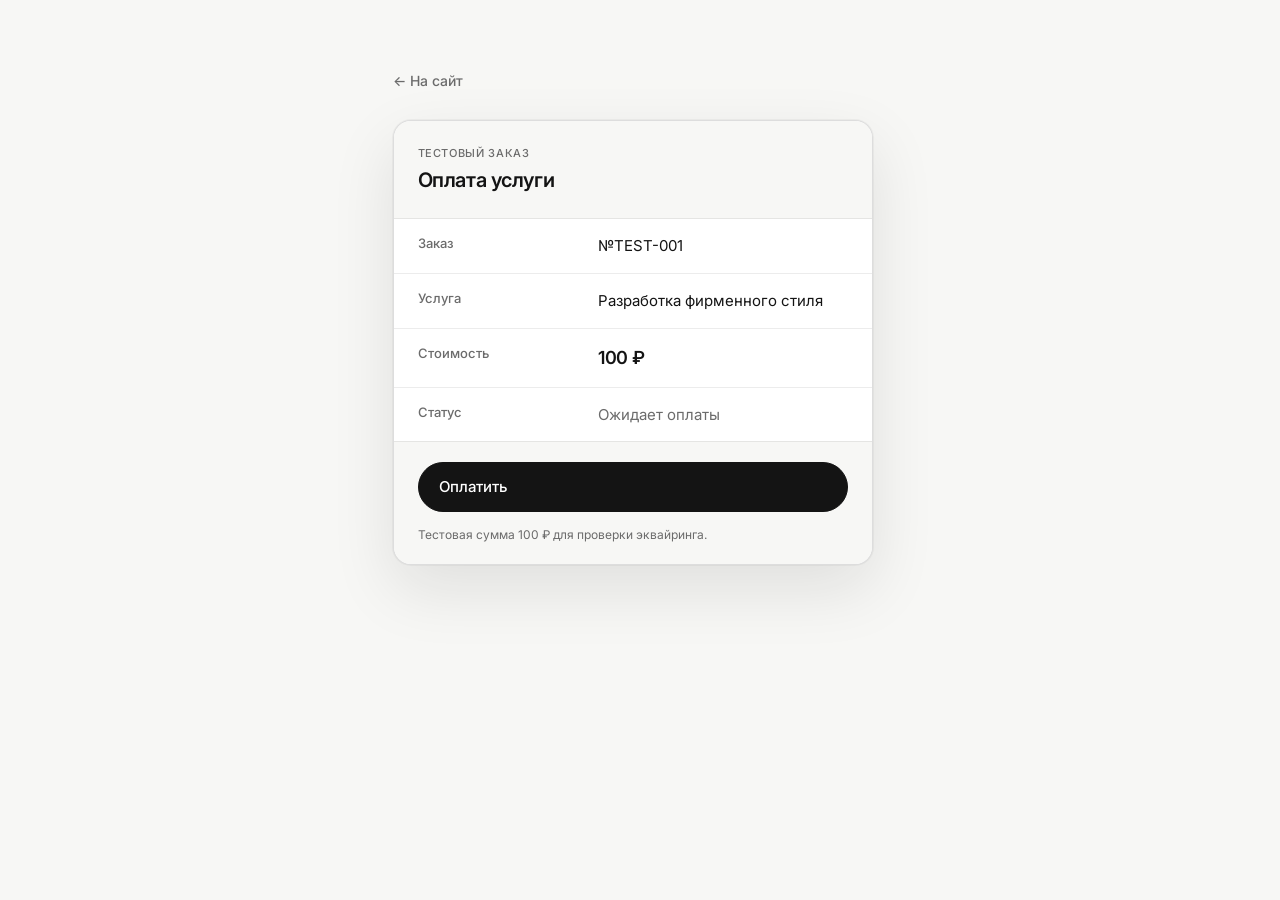
<file: checkout/test/index.html>
<!DOCTYPE html>
<html lang="ru">
  <head>
    <meta charset="utf-8" />
    <meta name="viewport" content="width=device-width, initial-scale=1" />
    <meta name="theme-color" content="#f7f7f5" />
    <meta name="description" content="Тестовая страница оплаты услуг дизайна." />
    <title>Тестовая оплата — Валерий Мороз</title>
    <link rel="preconnect" href="https://fonts.googleapis.com" />
    <link rel="preconnect" href="https://fonts.gstatic.com" crossorigin />
    <link
      href="https://fonts.googleapis.com/css2?family=Inter:opsz,wght@14..32,400;14..32,500;14..32,600&display=swap"
      rel="stylesheet"
    />
    <link rel="stylesheet" href="../../css/reset.css" />
    <link rel="stylesheet" href="../../css/works.css" />
    <link rel="stylesheet" href="../../css/checkout.css" />
  </head>
  <body>
    <div class="page-root">
      <div class="checkout-page">
        <div class="checkout-page__shell">
          <div class="checkout-page__back-wrap">
            <a class="checkout-page__back" href="../../index.html">
              <div class="checkout-page__back-text-wrap">
                <span class="checkout-page__back-text">← На сайт</span>
              </div>
            </a>
          </div>

          <div class="checkout-page__card">
            <div class="checkout-page__head">
              <div class="checkout-page__badge-wrap">
                <span class="checkout-page__badge">Тестовый заказ</span>
              </div>
              <div class="checkout-page__title-wrap">
                <h1 class="checkout-page__title">Оплата услуги</h1>
              </div>
            </div>

            <div class="checkout-page__body">
              <div class="checkout-page__row">
                <div class="checkout-page__label-wrap">
                  <span class="checkout-page__label">Заказ</span>
                </div>
                <div class="checkout-page__value-wrap">
                  <span class="checkout-page__value">№TEST-001</span>
                </div>
              </div>
              <div class="checkout-page__row">
                <div class="checkout-page__label-wrap">
                  <span class="checkout-page__label">Услуга</span>
                </div>
                <div class="checkout-page__value-wrap">
                  <span class="checkout-page__value">Разработка фирменного стиля</span>
                </div>
              </div>
              <div class="checkout-page__row">
                <div class="checkout-page__label-wrap">
                  <span class="checkout-page__label">Стоимость</span>
                </div>
                <div class="checkout-page__value-wrap">
                  <span class="checkout-page__value checkout-page__value--price">100 ₽</span>
                </div>
              </div>
              <div class="checkout-page__row">
                <div class="checkout-page__label-wrap">
                  <span class="checkout-page__label">Статус</span>
                </div>
                <div class="checkout-page__value-wrap">
                  <span class="checkout-page__value checkout-page__value--status">Ожидает оплаты</span>
                </div>
              </div>
            </div>

            <div class="checkout-page__foot">
              <button class="checkout-page__pay" type="button" data-checkout-pay>
                <span class="checkout-page__pay-text">Оплатить</span>
              </button>
              <div class="checkout-page__note-wrap">
                <p class="checkout-page__note" data-checkout-note>
                  Тестовая сумма 100 ₽ для проверки эквайринга.
                </p>
              </div>
            </div>
          </div>
        </div>
      </div>
    </div>

    <script src="../../js/checkout.js"></script>
  </body>
</html>
</file>
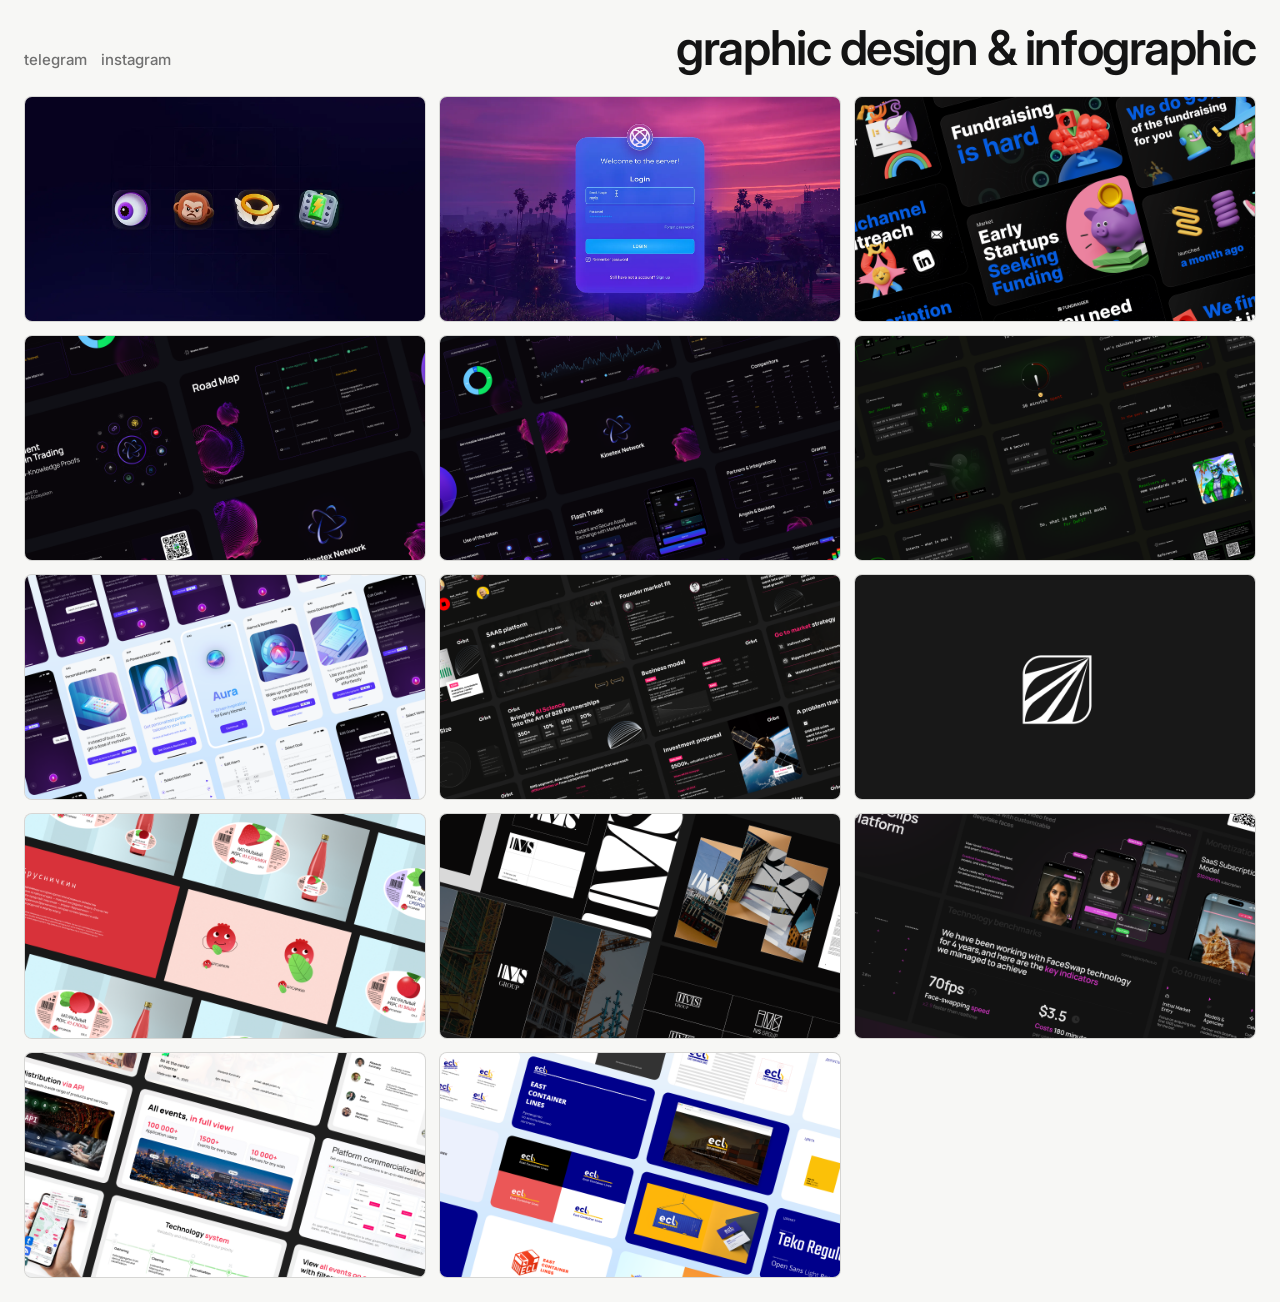
<file: graphics.html>
<!DOCTYPE html>
<html lang="ru">
  <head>
    <meta charset="utf-8" />
    <meta name="viewport" content="width=device-width, initial-scale=1" />
    <meta name="theme-color" content="#f7f7f5" />
    <meta
      name="description"
      content="Graphic design and infographic works by Valeriy Moroz."
    />
    <title>graphic design & infographic — Valeriy Moroz</title>
    <link rel="preconnect" href="https://fonts.googleapis.com" />
    <link rel="preconnect" href="https://fonts.gstatic.com" crossorigin />
    <link
      href="https://fonts.googleapis.com/css2?family=Inter:opsz,wght@14..32,400;14..32,500;14..32,600&display=swap"
      rel="stylesheet"
    />
    <link rel="stylesheet" href="css/reset.css" />
    <link rel="stylesheet" href="css/graphics.css" />
  </head>
  <body>
    <main class="graphics-page">
      <header class="graphics-page__header">
        <nav class="graphics-page__links" aria-label="Social links">
          <a class="graphics-page__link" href="https://t.me/velrabe" target="_blank" rel="noopener noreferrer">telegram</a>
          <a class="graphics-page__link" href="https://www.instagram.com/velrabe/" target="_blank" rel="noopener noreferrer">instagram</a>
        </nav>
        <h1 class="graphics-page__title">graphic design &amp; infographic</h1>
      </header>

      <section class="graphics-page__grid" aria-label="Graphic design gallery">
        <figure class="graphics-page__tile">
          <img src="img/cases/justice-icons.webp" alt="Justice icons" loading="eager" />
        </figure>
        <figure class="graphics-page__tile">
          <img src="img/cases/gta-5-login.webp" alt="GTA 5 login concept" loading="eager" />
        </figure>
        <figure class="graphics-page__tile">
          <img src="img/cases/fundraiser.png" alt="Fundraiser" loading="eager" />
        </figure>
        <figure class="graphics-page__tile">
          <img src="img/cases/kinetex-2.png" alt="Kinetex" loading="eager" />
        </figure>
        <figure class="graphics-page__tile">
          <img src="img/cases/kinetex.png" alt="Kinetex" loading="lazy" />
        </figure>
        <figure class="graphics-page__tile">
          <img src="img/cases/swaps.png" alt="Swaps" loading="lazy" />
        </figure>
        <figure class="graphics-page__tile">
          <img src="img/cases/aura.png" alt="Aura — AI Alarm Clock" loading="lazy" />
        </figure>
        <figure class="graphics-page__tile">
          <img src="img/cases/orbit.png" alt="Orbit" loading="lazy" />
        </figure>
        <figure class="graphics-page__tile">
          <img src="img/cases/fundraiser-logo.png" alt="Fundraiser logo" loading="lazy" />
        </figure>
        <figure class="graphics-page__tile">
          <img src="img/cases/brusnichkin.png" alt="Brusnichkin" loading="lazy" />
        </figure>
        <figure class="graphics-page__tile">
          <img src="img/cases/ivs.png" alt="IVS" loading="lazy" />
        </figure>
        <figure class="graphics-page__tile">
          <img src="img/cases/of.png" alt="DeepFake Infinity Feed" loading="lazy" />
        </figure>
        <figure class="graphics-page__tile">
          <img src="img/cases/funtam.png" alt="FunTam" loading="lazy" />
        </figure>
        <figure class="graphics-page__tile">
          <img src="img/cases/ecl.png" alt="ECL" loading="lazy" />
        </figure>
      </section>
    </main>
  </body>
</html>
</file>
<file: css/works.css>
:root {
  --works-bg: #f7f7f5;
  --works-surface: #ffffff;
  --works-text: #141414;
  --works-muted: #6b6b6b;
  --works-border: rgba(20, 20, 20, 0.08);
  --works-border-strong: rgba(20, 20, 20, 0.14);
  --works-radius: 1rem;
  --works-radius-sm: 0.625rem;
  --works-shadow: 0 0.0625rem 0.1875rem rgba(20, 20, 20, 0.04),
    0 0.75rem 2rem rgba(20, 20, 20, 0.06);
  --works-max: 72rem;
  --works-shell-outer: min(100vw, var(--works-max));
  --works-shell-content: calc(var(--works-shell-outer) - 2 * var(--works-gutter));
  --works-side-space: max(0px, calc((100vw - var(--works-shell-outer)) / 2));
  --works-gutter: clamp(1.25rem, 4vw, 3rem);
  --works-section: clamp(3rem, 8vw, 5rem);
  --works-font: "Inter", ui-sans-serif, -apple-system, BlinkMacSystemFont, "Segoe UI",
    sans-serif;
  --works-carousel-slide-height: min(48vh, 22rem);
  --works-carousel-gap: 0.75rem;
  --works-telegram: #27a7e7;
}

html {
  scroll-behavior: auto;
  scrollbar-gutter: stable;
}

#branding,
#pitch-deks,
#portfolio,
#documents {
  scroll-margin-top: 1.5rem;
}

body {
  font-family: var(--works-font);
  color: var(--works-text);
  background-color: var(--works-bg);
  overflow-x: hidden;
  -webkit-font-smoothing: antialiased;
  -moz-osx-font-smoothing: grayscale;
}

.page-root {
  display: flex;
  flex-direction: column;
  width: 100%;
}

.works-page {
  display: flex;
  flex-direction: column;
  width: 100%;
}

.works-page__shell {
  display: flex;
  flex-direction: column;
  width: 100%;
  max-width: var(--works-max);
  margin-left: auto;
  margin-right: auto;
  padding-left: var(--works-gutter);
  padding-right: var(--works-gutter);
  padding-top: clamp(2rem, 6vw, 4rem);
  padding-bottom: clamp(4rem, 10vw, 7rem);
}

.works-page__hero {
  display: flex;
  flex-direction: column;
  width: 100%;
  padding-bottom: 2rem;
}

.works-page__offerings {
  display: flex;
  flex-direction: column;
  width: 100%;
  padding-bottom: var(--works-section);
}

.works-page__offerings-cloud {
  display: flex;
  flex-direction: row;
  flex-wrap: wrap;
  width: 100%;
}

.works-page__offerings-item-wrap {
  display: flex;
  flex-direction: column;
  margin-right: 0.5rem;
  margin-bottom: 0.5rem;
}

.works-page__offerings-item {
  display: flex;
  flex-direction: column;
  font-size: 0.875rem;
  font-weight: 400;
  line-height: 1.35;
  color: var(--works-muted);
  border: 0.0625rem solid var(--works-border);
  border-radius: 999rem;
  background-color: var(--works-surface);
  padding-top: 0.5rem;
  padding-bottom: 0.5rem;
  padding-left: 0.875rem;
  padding-right: 0.875rem;
}

.works-page__feature {
  display: flex;
  flex-direction: column;
  width: 100%;
  padding-bottom: var(--works-section);
}

.works-page__feature-head {
  display: flex;
  flex-direction: column;
  width: 100%;
  padding-bottom: 1.5rem;
}

.works-page__feature-title-wrap {
  display: flex;
  flex-direction: column;
  width: 100%;
  padding-bottom: 0.5rem;
}

.works-page__feature-title {
  font-size: clamp(1.375rem, 3vw, 1.75rem);
  font-weight: 600;
  line-height: 1.25;
  letter-spacing: -0.02em;
}

.works-page__feature-subtitle-wrap {
  display: flex;
  flex-direction: column;
  width: 100%;
}

.works-page__feature-subtitle {
  font-size: 0.9375rem;
  font-weight: 400;
  line-height: 1.5;
  color: var(--works-muted);
}

.works-page__feature-subtitle a {
  color: var(--works-text);
  text-decoration: underline;
  text-decoration-color: var(--works-border-strong);
  text-underline-offset: 0.125rem;
}

.works-page__feature-block {
  display: flex;
  flex-direction: column;
  width: 100%;
  padding-bottom: 2rem;
}

.works-page__feature-block-title-wrap {
  display: flex;
  flex-direction: column;
  width: 100%;
  padding-bottom: 1rem;
}

.works-page__feature-block-title {
  font-size: 1rem;
  font-weight: 600;
  line-height: 1.4;
  letter-spacing: -0.01em;
}

.works-page__gallery {
  display: flex;
  flex-direction: column;
  width: 100%;
}

.works-page__gallery-row {
  display: flex;
  flex-direction: column;
  width: 100%;
  padding-bottom: 0.75rem;
}

.works-page__gallery-item {
  display: flex;
  flex-direction: column;
  width: 100%;
  border: 0.0625rem solid var(--works-border);
  border-radius: var(--works-radius-sm);
  overflow: hidden;
  background-color: var(--works-surface);
}

.works-page__gallery-img {
  display: block;
  width: 100%;
  height: auto;
}

.works-page__section-label-wrap {
  display: flex;
  flex-direction: column;
  width: 100%;
  padding-bottom: 1.5rem;
}

.works-page__section-label {
  font-size: clamp(1.375rem, 3vw, 1.75rem);
  font-weight: 600;
  line-height: 1.25;
  letter-spacing: -0.02em;
}

.works-page__legal {
  display: flex;
  flex-direction: column;
  width: 100%;
  padding-top: var(--works-section);
  padding-bottom: 2rem;
  border-top: 0.0625rem solid var(--works-border);
}

.works-page__legal-head-wrap {
  display: flex;
  flex-direction: column;
  width: 100%;
  padding-bottom: 2rem;
}

.works-page__legal-head {
  font-size: clamp(1.375rem, 3vw, 1.75rem);
  font-weight: 600;
  line-height: 1.25;
  letter-spacing: -0.02em;
}

.works-page__legal-grid {
  display: flex;
  flex-direction: column;
  width: 100%;
}

.works-page__legal-card {
  display: flex;
  flex-direction: column;
  width: 100%;
  text-align: left;
  cursor: pointer;
  border: 0.0625rem solid var(--works-border);
  border-radius: var(--works-radius);
  background-color: var(--works-surface);
  box-shadow: var(--works-shadow);
  padding-top: 1.25rem;
  padding-bottom: 1.25rem;
  padding-left: 1.25rem;
  padding-right: 1.25rem;
  margin-bottom: 0.75rem;
  transition: border-color 0.2s ease, transform 0.2s ease, box-shadow 0.2s ease;
}

.works-page__legal-card:hover {
  border-color: var(--works-border-strong);
  transform: translateY(-0.0625rem);
  box-shadow: 0 0.0625rem 0.1875rem rgba(20, 20, 20, 0.05),
    0 1rem 2.5rem rgba(20, 20, 20, 0.08);
}

.works-page__legal-card-title-wrap {
  display: flex;
  flex-direction: column;
  width: 100%;
  padding-bottom: 0.375rem;
}

.works-page__legal-card-title {
  font-size: 1rem;
  font-weight: 600;
  line-height: 1.35;
  letter-spacing: -0.01em;
  color: var(--works-text);
}

.works-page__legal-card-desc-wrap {
  display: flex;
  flex-direction: column;
  width: 100%;
}

.works-page__legal-card-desc {
  font-size: 0.8125rem;
  font-weight: 400;
  line-height: 1.45;
  color: var(--works-muted);
}

.works-page__showcase {
  display: flex;
  flex-direction: column;
  width: 100%;
  overflow: visible;
  padding-bottom: var(--works-section);
}

.works-page__showcase-gallery {
  display: flex;
  flex-direction: column;
  width: 100vw;
  margin-left: calc(50% - 50vw);
  padding-bottom: var(--works-section);
}

.works-page__showcase-gallery .works-page__showcase {
  padding-bottom: 0;
}

.works-page__showcase-gallery-frame {
  display: flex;
  flex-direction: row;
  align-items: stretch;
  justify-content: center;
  position: relative;
  width: 100%;
}

.works-page__showcase-gallery-rows {
  display: flex;
  flex-direction: column;
  flex: 0 0 auto;
  width: var(--works-shell-content);
  max-width: calc(var(--works-max) - 2 * var(--works-gutter));
  min-width: 0;
  border-radius: var(--works-radius-sm);
  overflow: visible;
  touch-action: none;
}

.works-page__carousel-slide-caption-tags {
  display: flex;
  flex-direction: row;
  flex-wrap: wrap;
  align-self: flex-start;
  width: auto;
  max-width: 100%;
  margin-top: 0.625rem;
}

.works-page__carousel-slide-caption-tag-wrap {
  display: flex;
  flex-direction: column;
  flex: 0 0 auto;
  width: auto;
  margin-top: 0;
  margin-right: 0.375rem;
  margin-bottom: 0.375rem;
  margin-left: 0;
}

.works-page__carousel-slide-caption-tag {
  display: flex;
  flex-direction: column;
  flex: 0 0 auto;
  width: auto;
  white-space: nowrap;
  font-size: 0.6875rem;
  font-weight: 500;
  line-height: 1rem;
  letter-spacing: 0.02em;
  text-transform: lowercase;
  color: var(--works-muted);
  border: 0.0625rem solid var(--works-border);
  border-radius: 999rem;
  background-color: var(--works-bg);
  padding-top: 0.25rem;
  padding-bottom: 0.25rem;
  padding-left: 0.5rem;
  padding-right: 0.5rem;
}

.works-page__showcase-gallery-frame > .works-page__carousel-control {
  display: flex;
  flex-direction: column;
  flex: 0 0 auto;
  width: var(--works-side-space);
  min-width: 0;
  align-items: center;
  justify-content: center;
  position: absolute;
  top: 0;
  bottom: 0;
  height: auto;
  cursor: pointer;
  border: 0;
  border-radius: 0;
  background-color: transparent;
  margin-top: 0;
  margin-bottom: 0;
  margin-left: 0;
  margin-right: 0;
  overflow: hidden;
  z-index: 12;
}

.works-page__showcase-gallery-frame > .works-page__carousel-control--prev {
  left: 0;
}

.works-page__showcase-gallery-frame > .works-page__carousel-control--next {
  right: 0;
}

.works-page__showcase-gallery-frame > .works-page__carousel-control::after {
  content: "";
  position: absolute;
  top: 0;
  right: 0;
  bottom: 0;
  left: 0;
  opacity: 0;
  pointer-events: none;
  transition: opacity 0.35s ease;
}

.works-page__showcase-gallery-frame > .works-page__carousel-control--prev::after {
  background-image: linear-gradient(to right, rgba(247, 247, 245, 1) 0%, rgba(247, 247, 245, 0) 100%);
}

.works-page__showcase-gallery-frame > .works-page__carousel-control--next::after {
  background-image: linear-gradient(to left, rgba(247, 247, 245, 1) 0%, rgba(247, 247, 245, 0) 100%);
}

.works-page__showcase-gallery-frame > .works-page__carousel-control:hover {
  background-color: transparent;
  border-color: transparent;
}

.works-page__showcase-gallery-frame > .works-page__carousel-control--prev:hover::after {
  opacity: 0.5;
}

.works-page__showcase-gallery-frame > .works-page__carousel-control--next:hover::after {
  opacity: 0.5;
}

.works-page__showcase-gallery-frame > .works-page__carousel-control::before {
  content: none;
  display: none;
}

.works-page__carousel-control-icon-wrap {
  display: flex;
  flex-direction: column;
  align-items: center;
  justify-content: center;
  position: relative;
  z-index: 1;
}

.works-page__showcase-gallery-frame > .works-page__carousel-control .works-page__carousel-control-icon-wrap {
  width: 2.5rem;
  height: 2.5rem;
  border-radius: 999rem;
  background-color: transparent;
  transform: translateX(0);
  transition: transform 0.35s ease, background-color 0.2s ease;
}

.works-page__showcase-gallery-frame > .works-page__carousel-control:hover .works-page__carousel-control-icon-wrap {
  background-color: transparent;
}

.works-page__showcase-gallery-frame > .works-page__carousel-control--prev:hover .works-page__carousel-control-icon-wrap {
  transform: translateX(0.25rem);
}

.works-page__showcase-gallery-frame > .works-page__carousel-control--next:hover .works-page__carousel-control-icon-wrap {
  transform: translateX(-0.25rem);
}

.works-page__carousel-control-icon {
  display: block;
  width: 1.5rem;
  height: 1.5rem;
  color: var(--works-text);
}

.works-page__showcase-gallery .works-page__showcase--pitch {
  padding-top: 0.75rem;
}

.works-page__showcase-head {
  display: flex;
  flex-direction: column;
  width: 100%;
  padding-bottom: 0;
}

.works-page__showcase-head:not(:has(.works-page__feature-title-wrap)) {
  display: none;
}

.works-page__carousel-nav {
  display: flex;
  flex-direction: row;
  flex: 0 0 auto;
}

.works-page__carousel-nav--mobile {
  display: none;
}

.works-page__carousel-nav .works-page__carousel-control--prev {
  margin-left: 0;
  margin-right: 0.5rem;
}

.works-page__carousel-nav .works-page__carousel-control--next {
  margin-right: 0;
}

.works-page__showcase-tabs {
  display: flex;
  flex-direction: row;
  flex-wrap: wrap;
  width: 100%;
}

.works-page__showcase-tab {
  display: flex;
  flex-direction: column;
  font-family: inherit;
  font-size: 0.8125rem;
  font-weight: 500;
  line-height: 1.25rem;
  color: var(--works-muted);
  cursor: pointer;
  border: 0.0625rem solid var(--works-border);
  border-radius: 999rem;
  background-color: var(--works-surface);
  padding-top: 0.5rem;
  padding-bottom: 0.5rem;
  padding-left: 0.875rem;
  padding-right: 0.875rem;
  margin-right: 0.5rem;
  margin-bottom: 0.5rem;
  transition: color 0.2s ease, border-color 0.2s ease, background-color 0.2s ease;
}

.works-page__showcase-tab.is-active {
  color: var(--works-text);
  border-color: var(--works-border-strong);
  background-color: var(--works-bg);
}

.works-page__carousel-shell {
  display: flex;
  flex-direction: column;
  width: 100%;
  overflow: visible;
}

.works-page__carousel-viewport {
  display: flex;
  flex-direction: column;
  width: 100%;
  overflow: visible;
  container-type: inline-size;
  container-name: carousel;
}

.works-page__carousel {
  display: flex;
  flex-direction: row;
  align-items: center;
  width: 100%;
}

.works-page__carousel-track {
  display: flex;
  flex-direction: row;
  flex: 0 0 auto;
  width: max-content;
  min-width: 0;
  position: relative;
  gap: var(--works-carousel-gap);
  will-change: transform;
}

.works-page__carousel-slide {
  display: flex;
  flex-direction: column;
  flex: 0 0 calc(var(--works-carousel-slide-height) * 16 / 9);
  width: calc(var(--works-carousel-slide-height) * 16 / 9);
  position: relative;
  border: 0.0625rem solid var(--works-border);
  border-radius: var(--works-radius-sm);
  overflow: hidden;
  background-color: var(--works-surface);
  opacity: 0.3;
  transition: opacity 0.3s cubic-bezier(0.34, 1.25, 0.64, 1);
}
.works-page__carousel-slide.is-active {
  opacity: 1;
}

.works-page__carousel-slide-inner {
  position: relative;
  display: flex;
  flex-direction: column;
  width: 100%;
  height: var(--works-carousel-slide-height);
  aspect-ratio: 16 / 9;
  overflow: hidden;
  cursor: grab;
  user-select: none;
  -webkit-user-select: none;
}

.works-page__showcase-gallery-rows.is-dragging .works-page__carousel-slide-inner {
  cursor: grabbing;
}

.works-page__carousel-img {
  display: block;
  width: 100%;
  height: 100%;
  object-fit: cover;
  object-position: center center;
  background-color: #f0f0ee;
  pointer-events: none;
  opacity: 1;
  transform: scale(1) translate(0, 0) rotate(0deg);
  transform-origin: center center;
  transition:
    filter var(--works-carousel-cover-hover-duration, 0.68s) var(--works-carousel-cover-hover-ease, cubic-bezier(0.22, 1, 0.36, 1)),
    transform var(--works-carousel-cover-hover-duration, 0.68s) var(--works-carousel-cover-hover-ease, cubic-bezier(0.22, 1, 0.36, 1)),
    opacity var(--works-carousel-cover-hover-duration, 0.68s) var(--works-carousel-cover-hover-ease, cubic-bezier(0.22, 1, 0.36, 1));
  transition-delay: 0s;
}

.works-page__carousel-img-hires {
  display: none;
}

#gallery-branding .works-page__carousel-img {
  object-position: left center;
}

#gallery-pitch .works-page__carousel-img {
  object-position: right center;
}

.works-page__carousel-slide:hover .works-page__carousel-img,
.works-page__carousel-slide.is-pointer-active .works-page__carousel-img {
  filter: blur(var(--works-carousel-cover-hover-blur, 11rem));
  opacity: var(--works-carousel-cover-hover-opacity, 0.2);
  transform:
    scale(var(--works-carousel-cover-hover-scale, 1.16))
    translate(var(--slide-hover-x, 0), var(--slide-hover-y, 0))
    rotate(var(--slide-hover-rotate, 0deg));
}

.works-page__carousel-slide-caption-wrap {
  position: absolute;
  top: 0;
  right: 0;
  bottom: 0;
  left: 0;
  display: flex;
  flex-direction: column;
  align-items: stretch;
  justify-content: flex-start;
  min-height: 0;
  opacity: 0;
  pointer-events: none;
  transition: opacity var(--works-carousel-cover-hover-duration, 0.68s) var(--works-carousel-cover-hover-ease, cubic-bezier(0.22, 1, 0.36, 1));
  transition-delay: 0s;
}

.works-page__carousel-slide:hover .works-page__carousel-slide-caption-wrap,
.works-page__carousel-slide.is-pointer-active .works-page__carousel-slide-caption-wrap {
  opacity: 1;
  transition: opacity 0.6s ease-in-out;
}

@media (min-width: 48rem) {
  .works-page__showcase-gallery {
    --works-gallery-y-padding: clamp(3.5rem, 7vh, 6rem);
    --works-gallery-y-padding-total: clamp(7rem, 14vh, 12rem);
    --works-carousel-inactive-blur: 0.72rem;
    --works-carousel-cover-hover-blur: clamp(8rem, 12vw, 13rem);
    --works-carousel-cover-hover-duration: 0.68s;
    --works-carousel-cover-hover-ease: cubic-bezier(0.22, 1, 0.36, 1);
    --works-carousel-cover-hover-opacity: 0.18;
    --works-carousel-cover-hover-scale: 1.18;
    min-height: 100vh;
    justify-content: center;
    padding-top: var(--works-gallery-y-padding);
    padding-bottom: var(--works-gallery-y-padding);
  }

  .works-page__showcase-gallery-frame {
    min-height: calc(100vh - var(--works-gallery-y-padding-total));
  }

  .works-page__showcase-gallery-rows {
    justify-content: center;
  }

  #gallery-branding {
    --works-carousel-row-offset: -3rem;
  }

  #gallery-pitch {
    --works-carousel-row-offset: 3rem;
  }

  #gallery-branding,
  #gallery-pitch {
    --works-carousel-slide-height: clamp(
      19rem,
      calc((100vh - var(--works-gallery-y-padding-total) - 2rem) / 2),
      28rem
    );
  }

  .works-page__carousel-slide {
    opacity: 1;
    filter: blur(var(--works-carousel-inactive-blur)) saturate(1.2) brightness(1.14) contrast(0.86);
    transform: scale(0.92);
    transform-origin: center center;
    isolation: isolate;
    contain: paint;
    transition:
      opacity 0.45s ease,
      filter 0.42s ease-in,
      transform 0.42s ease-in;
    will-change: filter, transform;
  }

  .works-page__carousel-slide.is-active {
    filter: none;
    transform: scale(1);
    transition:
      filter 0.5s ease-out,
      transform 0.58s cubic-bezier(0.22, 1, 0.36, 1);
  }

  .works-page__carousel-slide-inner {
    transition:
      opacity 0.7s ease,
      filter 0.7s ease;
  }

  .works-page__carousel-slide:not(.is-active) .works-page__carousel-slide-inner {
    opacity: 0.3;
  }

  .works-page__carousel-slide.is-active .works-page__carousel-slide-inner {
    opacity: 1;
  }

  .works-page__carousel-slide::before {
    content: "";
    position: absolute;
    inset: -24%;
    z-index: 0;
    pointer-events: none;
    background-image:
      radial-gradient(circle at 28% 28%, rgba(255, 255, 255, 0.42) 0%, rgba(255, 255, 255, 0) 44%),
      linear-gradient(135deg, rgba(255, 255, 255, 0.38) 0%, rgba(247, 247, 245, 0.06) 100%),
      var(--carousel-slide-image);
    background-blend-mode: screen, screen, normal;
    background-size: cover;
    background-position: center center;
    opacity: 0.82;
    filter: blur(2.3rem) saturate(2.05) brightness(1.52) contrast(0.8);
    transform: translate3d(0, 0, 0) scale(1.13) rotate(-1.5deg);
    backface-visibility: hidden;
    transition:
      opacity 0.7s ease,
      transform 0.7s cubic-bezier(0.22, 1, 0.36, 1);
    will-change: opacity, transform;
  }

  #gallery-pitch .works-page__carousel-slide::before {
    transform: translate3d(0, 0, 0) scale(1.13) rotate(1.5deg);
  }

  .works-page__carousel-slide.is-active::before {
    opacity: 0;
    transform: translate3d(0, 0, 0) scale(1.03) rotate(0deg);
  }

  .works-page__carousel-slide-inner {
    position: relative;
    z-index: 1;
  }

  .works-page__carousel-slide:not(.is-active) .works-page__carousel-img {
    filter: saturate(1.35) brightness(1.2) contrast(0.82);
    opacity: 0.9;
  }

  .works-page__carousel-slide:hover .works-page__carousel-img,
  .works-page__carousel-slide.is-pointer-active .works-page__carousel-img {
    filter: blur(var(--works-carousel-cover-hover-blur));
    opacity: var(--works-carousel-cover-hover-opacity);
    transform:
      scale(var(--works-carousel-cover-hover-scale))
      translate(var(--slide-hover-x, 0), var(--slide-hover-y, 0))
      rotate(var(--slide-hover-rotate, 0deg));
  }

  .works-page__showcase-gallery.is-stage-gallery {
    --works-stage-slide-width: calc(var(--works-shell-content) * 0.7);
    --works-stage-side-x: clamp(25rem, 37vw, 39rem);
    --works-stage-side-y: clamp(8rem, 18vh, 12rem);
    --works-stage-hidden-x: clamp(52rem, 70vw, 74rem);
    --works-stage-side-blur: clamp(2.2rem, 3.2vw, 3rem);
    --works-stage-card-transition: 0.78s;
    --works-stage-filter-transition: 0.68s;
  }

  .works-page__showcase-gallery.is-stage-gallery.is-stage-fast {
    --works-stage-card-transition: 0.46s;
    --works-stage-filter-transition: 0.38s;
  }

  .works-page__showcase-gallery.is-stage-gallery .works-page__showcase-gallery-rows {
    align-self: stretch;
    position: relative;
    width: 100%;
    max-width: none;
    height: calc(100vh - var(--works-gallery-y-padding-total));
    min-height: 40rem;
    overflow: visible;
  }

  .works-page__showcase-gallery.is-stage-gallery .works-page__showcase,
  .works-page__showcase-gallery.is-stage-gallery .works-page__carousel-shell,
  .works-page__showcase-gallery.is-stage-gallery .works-page__carousel-viewport,
  .works-page__showcase-gallery.is-stage-gallery .works-page__carousel,
  .works-page__showcase-gallery.is-stage-gallery .works-page__carousel-track {
    display: contents;
  }

  .works-page__showcase-gallery.is-stage-gallery .works-page__carousel-slide {
    position: absolute;
    top: 50%;
    left: 50%;
    flex: none;
    width: var(--works-stage-slide-width);
    max-width: none;
    opacity: 0;
    pointer-events: none;
    overflow: visible;
    border-color: transparent;
    background-color: transparent;
    contain: none;
    filter: blur(var(--works-stage-side-blur)) saturate(2) brightness(2) contrast(0.82);
    transform: translate3d(-50%, -50%, 0) scale(0.68);
    transition:
      opacity 0.48s ease,
      filter var(--works-stage-filter-transition) cubic-bezier(0.22, 1, 0.36, 1),
      transform var(--works-stage-card-transition) cubic-bezier(0.22, 1, 0.36, 1);
    will-change: opacity, filter, transform;
  }

  .works-page__showcase-gallery.is-stage-gallery .works-page__carousel-slide.is-stage-preparing {
    transition: none;
  }

  .works-page__showcase-gallery.is-stage-gallery .works-page__carousel-slide-inner {
    width: 100%;
    height: auto;
    aspect-ratio: 16 / 9;
    overflow: visible;
    cursor: default;
  }

  .works-page__showcase-gallery.is-stage-gallery .works-page__carousel-img {
    box-sizing: border-box;
    position: absolute;
    inset: 0;
    z-index: 1;
    overflow: hidden;
    border: 0.0625rem solid var(--works-border);
    border-radius: var(--works-radius-sm);
    filter: none;
    opacity: 1;
    transform: none;
    transition:
      opacity 0.42s cubic-bezier(0.22, 1, 0.36, 1),
      filter var(--works-carousel-cover-hover-duration, 0.68s) var(--works-carousel-cover-hover-ease, cubic-bezier(0.22, 1, 0.36, 1)),
      transform var(--works-carousel-cover-hover-duration, 0.68s) var(--works-carousel-cover-hover-ease, cubic-bezier(0.22, 1, 0.36, 1));
  }

  .works-page__showcase-gallery.is-stage-gallery .works-page__carousel-img-hires {
    box-sizing: border-box;
    display: block;
    position: absolute;
    inset: 0;
    z-index: 0;
    width: 100%;
    height: 100%;
    object-fit: cover;
    object-position: center center;
    border: 0.0625rem solid var(--works-border);
    border-radius: var(--works-radius-sm);
    background-color: #f0f0ee;
    opacity: 0;
    pointer-events: none;
    transition: opacity 0.42s cubic-bezier(0.22, 1, 0.36, 1);
  }

  .works-page__showcase-gallery.is-stage-gallery #gallery-branding .works-page__carousel-img-hires {
    object-position: left center;
  }

  .works-page__showcase-gallery.is-stage-gallery #gallery-pitch .works-page__carousel-img-hires {
    object-position: right center;
  }

  .works-page__showcase-gallery.is-stage-gallery .works-page__carousel-slide.is-hires-loaded .works-page__carousel-img-hires {
    opacity: 1;
  }

  .works-page__showcase-gallery.is-stage-gallery .works-page__carousel-slide:hover .works-page__carousel-img,
  .works-page__showcase-gallery.is-stage-gallery .works-page__carousel-slide.is-pointer-active .works-page__carousel-img {
    filter: none;
    transform: none;
  }

  .works-page__showcase-gallery.is-stage-gallery .works-page__carousel-slide:not(.is-active) .works-page__carousel-img {
    filter: none;
    opacity: 1;
    transform: none;
  }

  .works-page__showcase-gallery.is-stage-gallery .works-page__carousel-slide.is-stage-center.is-hires-loaded .works-page__carousel-img {
    opacity: 0;
  }

  .works-page__showcase-gallery.is-stage-gallery .works-page__carousel-slide.is-stage-visible .works-page__carousel-slide-inner {
    opacity: 0.68;
  }

  .works-page__showcase-gallery.is-stage-gallery .works-page__carousel-slide.is-stage-center .works-page__carousel-slide-inner {
    opacity: 1;
  }

  .works-page__showcase-gallery.is-stage-gallery .works-page__carousel-slide.is-stage-visible {
    opacity: 0.46;
    pointer-events: none;
    z-index: 2;
  }

  .works-page__showcase-gallery.is-stage-gallery .works-page__carousel-slide.is-stage-center {
    opacity: 1;
    pointer-events: auto;
    z-index: 6;
    filter: none;
    transform: translate3d(-50%, -50%, 0) scale(1);
  }

  .works-page__showcase-gallery.is-stage-gallery .works-page__carousel-slide-caption-wrap {
    top: calc(100% - 0.125rem);
    right: 0;
    bottom: auto;
    left: 0;
    z-index: 5;
    min-height: 0;
    border: 0.0625rem solid var(--works-border);
    border-radius: var(--works-radius-sm);
    background-color: rgba(247, 247, 245, 0.96);
    box-shadow: 0 1.25rem 3.5rem rgba(20, 20, 20, 0.12);
    opacity: 0;
    overflow: hidden;
    pointer-events: none;
    clip-path: inset(0 0 100% 0 round var(--works-radius-sm));
    transform: translate3d(0, -1.1rem, 0) scale(0.985);
    transition:
      opacity 0.36s ease,
      clip-path 0.62s cubic-bezier(0.22, 1, 0.36, 1),
      transform 0.62s cubic-bezier(0.22, 1, 0.36, 1);
    transition-delay: 0s;
  }

  .works-page__showcase-gallery.is-stage-gallery .works-page__carousel-slide:hover .works-page__carousel-slide-caption-wrap,
  .works-page__showcase-gallery.is-stage-gallery .works-page__carousel-slide.is-pointer-active .works-page__carousel-slide-caption-wrap {
    opacity: 0;
  }

  .works-page__showcase-gallery.is-stage-gallery .works-page__carousel-slide.is-stage-center .works-page__carousel-slide-caption-wrap {
    opacity: 1;
    clip-path: inset(0 0 0 0 round var(--works-radius-sm));
    transform: translate3d(0, 0.875rem, 0) scale(1);
    transition-delay: 0.18s, 0.24s, 0.24s;
  }

  .works-page__showcase-gallery.is-stage-gallery .works-page__carousel-slide-caption-preview-wrap,
  .works-page__showcase-gallery.is-stage-gallery .works-page__carousel-slide-fullscreen {
    display: none;
  }

  .works-page__showcase-gallery.is-stage-gallery .works-page__carousel-slide-caption-text-wrap {
    margin-top: 0;
    padding-top: 1.1rem;
    padding-right: 1.25rem;
    padding-bottom: 1.15rem;
    padding-left: 1.25rem;
  }

  .works-page__showcase-gallery.is-stage-gallery .works-page__carousel-slide-caption-title {
    font-size: clamp(1.15rem, 1.8vw, 1.55rem);
    line-height: 1.08;
    letter-spacing: -0.02em;
  }

  .works-page__showcase-gallery.is-stage-gallery .works-page__carousel-slide-caption-year {
    font-size: 0.8125rem;
  }

  .works-page__showcase-gallery.is-stage-gallery .works-page__carousel-slide-caption-tags {
    margin-top: 0.75rem;
  }

  .works-page__showcase-gallery.is-stage-gallery .works-page__stage-strip {
    display: flex;
    flex-direction: column;
    width: var(--works-shell-content);
    max-width: calc(var(--works-max) - 2 * var(--works-gutter));
    margin-top: clamp(1.5rem, 3vh, 2.25rem);
    margin-right: auto;
    margin-left: auto;
    position: relative;
    z-index: 11;
  }

  .works-page__stage-strip-track {
    --stage-thumb-frame-x: 0px;
    --stage-thumb-frame-width: 0px;
    display: flex;
    flex-direction: row;
    align-items: stretch;
    position: relative;
    width: 100%;
    gap: 0.375rem;
    border: 0.0625rem solid var(--works-border);
    border-radius: 0.875rem;
    background-color: rgba(247, 247, 245, 0.9);
    box-shadow: 0 1rem 3rem rgba(20, 20, 20, 0.08);
    padding: 0.375rem;
    overflow: hidden;
    touch-action: none;
    -webkit-user-select: none;
    user-select: none;
  }

  .works-page__stage-thumb {
    display: flex;
    flex-direction: column;
    flex: 1 1 0;
    min-width: 0;
    aspect-ratio: 16 / 9;
    border: 0;
    border-radius: 0.5625rem;
    background-color: #efefed;
    padding: 0;
    opacity: 0.48;
    overflow: hidden;
    cursor: pointer;
    transform: scale(0.985);
    filter: saturate(0.7) brightness(1.08) contrast(0.92);
    transition:
      opacity 0.22s ease,
      filter 0.22s ease,
      transform 0.22s cubic-bezier(0.22, 1, 0.36, 1);
  }

  .works-page__stage-thumb:hover,
  .works-page__stage-thumb.is-active {
    opacity: 1;
    filter: none;
    transform: scale(1);
  }

  .works-page__stage-thumb-img {
    display: block;
    width: 100%;
    height: 100%;
    object-fit: cover;
    object-position: center center;
    pointer-events: none;
  }

  .works-page__stage-thumb--top .works-page__stage-thumb-img {
    object-position: left center;
  }

  .works-page__stage-thumb--bottom .works-page__stage-thumb-img {
    object-position: right center;
  }

  .works-page__stage-thumb-frame {
    position: absolute;
    top: 0.375rem;
    bottom: 0.375rem;
    left: 0;
    z-index: 3;
    width: var(--stage-thumb-frame-width);
    border: 0.125rem solid var(--works-text);
    border-radius: 0.625rem;
    box-shadow:
      inset 0 0 0 0.125rem rgba(255, 255, 255, 0.88),
      0 0.5rem 1.5rem rgba(20, 20, 20, 0.18);
    cursor: grab;
    pointer-events: auto;
    transition: box-shadow 0.2s ease;
  }

  .works-page__stage-thumb-frame::after {
    content: "";
    position: absolute;
    inset: 0;
    border-radius: inherit;
    background-image: linear-gradient(
      180deg,
      rgba(255, 255, 255, 0.28) 0%,
      rgba(255, 255, 255, 0) 58%
    );
    pointer-events: none;
  }

  .works-page__stage-thumb-frame.is-instant {
    transition: none;
  }

  .works-page__stage-thumb-frame.is-dragging {
    cursor: grabbing;
    transition: box-shadow 0.2s ease;
    box-shadow:
      inset 0 0 0 0.125rem rgba(255, 255, 255, 0.92),
      0 0.75rem 2rem rgba(20, 20, 20, 0.24);
  }

  .works-page__showcase-gallery.is-stage-gallery .works-page__carousel-slide.is-stage-left-top {
    transform:
      translate3d(
        calc(-50% - var(--works-stage-side-x)),
        calc(-50% - var(--works-stage-side-y)),
        0
      )
      scale(0.72);
  }

  .works-page__showcase-gallery.is-stage-gallery .works-page__carousel-slide.is-stage-left-bottom {
    transform:
      translate3d(
        calc(-50% - var(--works-stage-side-x)),
        calc(-50% + var(--works-stage-side-y)),
        0
      )
      scale(0.72);
  }

  .works-page__showcase-gallery.is-stage-gallery .works-page__carousel-slide.is-stage-right-top {
    transform:
      translate3d(
        calc(-50% + var(--works-stage-side-x)),
        calc(-50% - var(--works-stage-side-y)),
        0
      )
      scale(0.72);
  }

  .works-page__showcase-gallery.is-stage-gallery .works-page__carousel-slide.is-stage-right-bottom {
    transform:
      translate3d(
        calc(-50% + var(--works-stage-side-x)),
        calc(-50% + var(--works-stage-side-y)),
        0
      )
      scale(0.72);
  }

  .works-page__showcase-gallery.is-stage-gallery .works-page__carousel-slide.is-stage-hidden-left {
    transform:
      translate3d(calc(-50% - var(--works-stage-hidden-x)), -50%, 0)
      scale(0.62);
  }

  .works-page__showcase-gallery.is-stage-gallery .works-page__carousel-slide.is-stage-hidden-right {
    transform:
      translate3d(calc(-50% + var(--works-stage-hidden-x)), -50%, 0)
      scale(0.62);
  }

  .works-page__showcase-gallery.is-stage-gallery .works-page__carousel-slide.is-active.is-activating,
  .works-page__showcase-gallery.is-stage-gallery #gallery-branding .works-page__carousel-slide.is-active.is-activating,
  .works-page__showcase-gallery.is-stage-gallery #gallery-pitch .works-page__carousel-slide.is-active.is-activating {
    animation: none;
  }

  .works-page__showcase-gallery.is-stage-gallery .works-page__carousel-slide.is-active::before {
    opacity: 0;
    transform: translate3d(0, 0, 0) scale(1.03) rotate(0deg);
  }

  .works-page__carousel-slide::after {
    content: "";
    position: absolute;
    inset: 0;
    z-index: 3;
    pointer-events: none;
    border-radius: inherit;
    opacity: 0;
    background-image: linear-gradient(
      90deg,
      rgba(247, 247, 245, 0) 0%,
      rgba(255, 255, 255, 0.58) 46%,
      rgba(247, 247, 245, 0) 100%
    );
    transform: translateX(-120%);
  }

  #gallery-pitch .works-page__carousel-slide::after {
    background-image: linear-gradient(
      270deg,
      rgba(247, 247, 245, 0) 0%,
      rgba(255, 255, 255, 0.58) 46%,
      rgba(247, 247, 245, 0) 100%
    );
    transform: translateX(120%);
  }

  #gallery-branding .works-page__carousel-slide.is-active.is-activating {
    animation: works-carousel-card-focus-in 0.82s cubic-bezier(0.22, 1, 0.36, 1) both;
  }

  #gallery-pitch .works-page__carousel-slide.is-active.is-activating {
    animation: works-carousel-card-focus-in 0.82s cubic-bezier(0.22, 1, 0.36, 1) both;
  }

  #gallery-branding .works-page__carousel-slide.is-active.is-activating::after {
    animation: works-carousel-card-sweep-left 0.82s cubic-bezier(0.22, 1, 0.36, 1) both;
  }

  #gallery-pitch .works-page__carousel-slide.is-active.is-activating::after {
    animation: works-carousel-card-sweep-right 0.82s cubic-bezier(0.22, 1, 0.36, 1) both;
  }

  .works-page__carousel-slide.is-deactivating {
    animation: works-carousel-card-focus-out 0.42s cubic-bezier(0.55, 0, 0.8, 0.2) both;
  }

  .works-page__carousel-slide.is-deactivating .works-page__carousel-slide-inner {
    animation: works-carousel-card-inner-out 0.42s ease-in both;
  }

  #gallery-branding .works-page__carousel-slide.is-deactivating::before {
    animation: works-carousel-aura-in-left 0.42s ease-in both;
  }

  #gallery-pitch .works-page__carousel-slide.is-deactivating::before {
    animation: works-carousel-aura-in-right 0.42s ease-in both;
  }

  @keyframes works-carousel-card-focus-in {
    0% {
      transform: scale(0.92);
    }

    62% {
      transform: scale(1.008);
    }

    100% {
      transform: scale(1);
    }
  }

  @keyframes works-carousel-card-focus-out {
    0% {
      filter: none;
      transform: scale(1);
    }

    100% {
      filter: blur(var(--works-carousel-inactive-blur)) saturate(1.2) brightness(1.14) contrast(0.86);
      transform: scale(0.92);
    }
  }

  @keyframes works-carousel-card-inner-out {
    0% {
      opacity: 1;
    }

    100% {
      opacity: 0.3;
    }
  }

  @keyframes works-carousel-aura-in-left {
    0% {
      opacity: 0;
      transform: scale(1.03);
    }

    100% {
      opacity: 0.82;
      transform: translate3d(0, 0, 0) scale(1.13) rotate(-1.5deg);
    }
  }

  @keyframes works-carousel-aura-in-right {
    0% {
      opacity: 0;
      transform: scale(1.03);
    }

    100% {
      opacity: 0.82;
      transform: translate3d(0, 0, 0) scale(1.13) rotate(1.5deg);
    }
  }

  @keyframes works-carousel-card-sweep-left {
    0% {
      opacity: 0;
      transform: translateX(-120%);
    }

    22% {
      opacity: 0.24;
    }

    58% {
      opacity: 0.1;
    }

    100% {
      opacity: 0;
      transform: translateX(120%);
    }
  }

  @keyframes works-carousel-card-sweep-right {
    0% {
      opacity: 0;
      transform: translateX(120%);
    }

    22% {
      opacity: 0.24;
    }

    58% {
      opacity: 0.1;
    }

    100% {
      opacity: 0;
      transform: translateX(-120%);
    }
  }
}

.works-page__carousel-slide-fullscreen {
  display: flex;
  flex-direction: column;
  align-items: center;
  justify-content: center;
  position: absolute;
  top: 1.5rem;
  right: 1.5rem;
  z-index: 4;
  width: auto;
  height: auto;
  cursor: pointer;
  border: 0;
  border-radius: 0;
  background-color: transparent;
  margin-top: 0;
  margin-right: 0;
  margin-bottom: 0;
  margin-left: 0;
  padding: 0;
  pointer-events: auto;
  color: var(--works-text);
  transform: scale(1);
  transform-origin: center center;
  transition: transform 0.2s cubic-bezier(0.34, 1.25, 0.64, 1);
}

.works-page__carousel-slide-fullscreen:hover {
  transform: scale(1.12);
}

.works-page__carousel-slide-fullscreen-icon-wrap {
  display: flex;
  flex-direction: column;
  align-items: center;
  justify-content: center;
  width: auto;
  height: auto;
}

.works-page__carousel-slide-fullscreen-icon {
  display: block;
  width: 1.5rem;
  height: 1.5rem;
}


.works-page__carousel-slide-caption-preview-wrap {
  display: flex;
  flex-direction: column;
  flex: 1 1 0;
  min-height: 0;
  width: 100%;
  padding-top: 1.5rem;
  padding-right: 1.5rem;
  padding-bottom: 0;
  padding-left: 1.5rem;
}

#gallery-branding .works-page__carousel-slide-caption-preview-wrap,
#gallery-pitch .works-page__carousel-slide-caption-preview-wrap {
  align-items: flex-start;
}

.works-page__carousel-slide-caption-preview-frame {
  display: flex;
  flex-direction: column;
  align-items: flex-start;
  height: 100%;
  max-width: 100%;
  overflow: hidden;
  border: 0.0625rem solid var(--works-border);
  border-radius: var(--works-radius-sm);
}

.works-page__carousel-slide-caption-preview-img {
  display: block;
  width: auto;
  height: 100%;
  max-width: 100%;
  object-fit: contain;
  object-position: center center;
}

.works-page__carousel-slide-caption-text-wrap {
  display: flex;
  flex-direction: column;
  flex-shrink: 0;
  width: 100%;
  margin-top: 1rem;
  padding-top: 0;
  padding-bottom: 1.5rem;
  padding-left: 1.5rem;
  padding-right: 1.5rem;
}

.works-page__carousel-slide-caption-heading-wrap {
  display: flex;
  flex-direction: row;
  align-items: baseline;
  justify-content: space-between;
  width: 100%;
}

.works-page__carousel-slide-caption-title-wrap,
.works-page__carousel-slide-caption-year-wrap {
  display: flex;
  flex-direction: column;
  width: auto;
}

.works-page__carousel-slide-caption-year-wrap {
  margin-top: 0;
}

.works-page__carousel-slide-caption-title {
  font-family: inherit;
  font-size: clamp(1.5rem, 3vw, 2.25rem);
  font-weight: 600;
  line-height: 1.05;
  letter-spacing: -0.03em;
  color: var(--works-text);
}

.works-page__carousel-slide-caption-year {
  font-family: inherit;
  font-size: clamp(0.8125rem, 1.4vw, 0.9375rem);
  font-weight: 500;
  line-height: 1.3;
  letter-spacing: 0.01em;
  color: var(--works-muted);
}

.works-page__carousel-slide-caption-desc {
  font-family: inherit;
  font-size: clamp(0.9375rem, 1.6vw, 1.125rem);
  font-weight: 400;
  line-height: 1.45;
  letter-spacing: -0.01em;
  color: var(--works-text);
}

.works-page__carousel-control {
  display: flex;
  flex-direction: column;
  flex: 0 0 auto;
  align-items: center;
  justify-content: center;
  width: 2rem;
  height: 2rem;
  cursor: pointer;
  border: 0.0625rem solid var(--works-border);
  border-radius: 999rem;
  background-color: var(--works-surface);
  margin-left: 0.5rem;
  margin-right: 0.5rem;
  transition: border-color 0.2s ease, background-color 0.2s ease;
}

.works-page__carousel-control:hover {
  border-color: var(--works-border-strong);
  background-color: var(--works-bg);
}

.works-page__carousel-control--prev {
  margin-left: 0;
}

.works-page__carousel-control--next {
  margin-right: 0;
}

.works-page__carousel-control::before {
  display: block;
  width: auto;
  height: auto;
  border-top: 0;
  border-right: 0;
  font-family: inherit;
  font-size: 1.125rem;
  font-weight: 400;
  line-height: 1;
  color: var(--works-text);
  transform: none;
}

.works-page__carousel-control--prev::before {
  content: "90";
  margin-left: 0;
}

.works-page__carousel-control--next::before {
  content: "92";
  margin-right: 0;
}

body.works-modal-open {
  overflow: hidden;
}

html.works-modal-open {
  overflow: hidden;
}

.works-modal {
  display: flex;
  flex-direction: column;
  align-items: center;
  justify-content: center;
  position: fixed;
  inset: 0;
  z-index: 100;
  padding-top: 1.25rem;
  padding-bottom: 1.25rem;
  padding-left: 1.25rem;
  padding-right: 1.25rem;
}

.works-modal[hidden] {
  display: none;
}

.works-modal__backdrop {
  position: absolute;
  inset: 0;
  background-color: rgba(20, 20, 20, 0.45);
}

.works-modal__dialog {
  display: flex;
  flex-direction: column;
  position: relative;
  width: 100%;
  max-width: 42rem;
  max-height: min(88vh, 44rem);
  border: 0.0625rem solid var(--works-border-strong);
  border-radius: calc(var(--works-radius) + 0.125rem);
  background-color: var(--works-surface);
  box-shadow:
    0 0 0 0.0625rem rgba(20, 20, 20, 0.04),
    0 1.5rem 4rem rgba(20, 20, 20, 0.14);
  overflow: hidden;
}

.works-modal__head {
  display: flex;
  flex-direction: row;
  align-items: center;
  width: 100%;
  border-bottom: 0.0625rem solid var(--works-border);
  background-color: var(--works-bg);
  padding-top: 1.25rem;
  padding-bottom: 1.25rem;
  padding-left: 1.5rem;
  padding-right: 1.5rem;
}

.works-modal__head-main {
  display: flex;
  flex-direction: column;
  flex: 1 1 auto;
  width: 100%;
  min-width: 0;
  padding-right: 1rem;
}

.works-modal__badge-wrap {
  display: flex;
  flex-direction: column;
  width: 100%;
  padding-bottom: 0.375rem;
}

.works-modal__badge {
  font-size: 0.6875rem;
  font-weight: 500;
  line-height: 1rem;
  letter-spacing: 0.06em;
  text-transform: uppercase;
  color: var(--works-muted);
}

.works-modal__title-wrap {
  display: flex;
  flex-direction: column;
  width: 100%;
}

.works-modal__title {
  font-size: 1.125rem;
  font-weight: 600;
  line-height: 1.35;
  letter-spacing: -0.02em;
}

.works-modal__close {
  display: flex;
  flex-direction: column;
  flex: 0 0 auto;
  align-items: center;
  justify-content: center;
  width: 2.25rem;
  height: 2.25rem;
  cursor: pointer;
  border: 0.0625rem solid var(--works-border);
  border-radius: 999rem;
  background-color: var(--works-surface);
  transition: border-color 0.2s ease, background-color 0.2s ease;
}

.works-modal__close:hover {
  border-color: var(--works-border-strong);
  background-color: var(--works-bg);
}

.works-modal__close-icon {
  font-size: 1.25rem;
  line-height: 1;
  color: var(--works-muted);
}

.works-modal__foot {
  display: flex;
  flex-direction: row;
  flex-wrap: wrap;
  width: 100%;
  border-top: 0.0625rem solid var(--works-border);
  background-color: var(--works-bg);
  padding-top: 1rem;
  padding-bottom: 1rem;
  padding-left: 1.5rem;
  padding-right: 1.5rem;
}

.works-modal__actions {
  display: flex;
  flex-direction: row;
  flex-wrap: wrap;
  width: 100%;
  padding-top: 1rem;
  padding-bottom: 0;
  padding-left: 1.25rem;
  padding-right: 1.25rem;
}

.works-modal__action {
  display: flex;
  flex-direction: column;
  font-family: inherit;
  font-size: 0.8125rem;
  font-weight: 500;
  line-height: 1.25rem;
  color: var(--works-text);
  text-decoration: none;
  cursor: pointer;
  border: 0.0625rem solid var(--works-border-strong);
  border-radius: 999rem;
  background-color: var(--works-surface);
  padding-top: 0.625rem;
  padding-bottom: 0.625rem;
  padding-left: 1rem;
  padding-right: 1rem;
  margin-right: 0.5rem;
  margin-bottom: 0.5rem;
  transition: border-color 0.2s ease, background-color 0.2s ease;
}

.works-modal__action--primary {
  color: var(--works-surface);
  border-color: var(--works-text);
  background-color: var(--works-text);
}

.works-modal__action--primary:hover {
  background-color: #2a2a2a;
}

.works-modal__action-text {
  font-size: 0.8125rem;
  font-weight: 500;
  line-height: 1.25rem;
}

.works-modal__action:hover {
  background-color: var(--works-bg);
}

.works-modal__action[data-copied="true"]::after {
  content: " ✓";
}

.works-modal__body {
  display: flex;
  flex-direction: column;
  width: 100%;
  overflow-y: auto;
  padding-top: 0;
  padding-bottom: 0;
  padding-left: 0;
  padding-right: 0;
}

.works-modal__section {
  display: flex;
  flex-direction: column;
  width: 100%;
  border-bottom: 0.0625rem solid var(--works-border);
  padding-top: 1.25rem;
  padding-bottom: 1.25rem;
  padding-left: 1.5rem;
  padding-right: 1.5rem;
}

.works-modal__section:last-child {
  border-bottom: 0;
}

.works-modal__section-title-wrap {
  display: flex;
  flex-direction: column;
  width: 100%;
  padding-bottom: 0.75rem;
}

.works-modal__section-title {
  font-size: 0.8125rem;
  font-weight: 600;
  line-height: 1.35;
  letter-spacing: 0.02em;
  text-transform: uppercase;
  color: var(--works-text);
}

.works-modal__text-wrap {
  display: flex;
  flex-direction: column;
  width: 100%;
  padding-bottom: 0.75rem;
}

.works-modal__text-wrap:last-child {
  padding-bottom: 0;
}

.works-modal__text {
  font-size: 0.9375rem;
  font-weight: 400;
  line-height: 1.65;
  color: var(--works-muted);
}

.works-modal__requisites {
  display: flex;
  flex-direction: column;
  width: 100%;
  padding-top: 1.25rem;
  padding-bottom: 1.25rem;
  padding-left: 1.5rem;
  padding-right: 1.5rem;
}

.works-modal__requisites-row {
  display: flex;
  flex-direction: row;
  width: 100%;
  border-bottom: 0.0625rem solid var(--works-border);
  padding-top: 0.875rem;
  padding-bottom: 0.875rem;
}

.works-modal__requisites-row:last-child {
  border-bottom: 0;
  padding-bottom: 0;
}

.works-modal__requisites-label-wrap {
  display: flex;
  flex-direction: column;
  width: 40%;
  padding-right: 1rem;
}

.works-modal__requisites-label {
  font-size: 0.8125rem;
  font-weight: 500;
  line-height: 1.35;
  color: var(--works-muted);
}

.works-modal__requisites-value-wrap {
  display: flex;
  flex-direction: column;
  width: 60%;
}

.works-modal__requisites-value {
  font-size: 0.9375rem;
  font-weight: 400;
  line-height: 1.35;
  color: var(--works-text);
}

.works-modal__pre {
  font-family: inherit;
  font-size: 0.875rem;
  font-weight: 400;
  line-height: 1.65;
  color: var(--works-muted);
  white-space: pre-wrap;
}

.works-modal__pre--hidden {
  position: absolute;
  width: 0.0625rem;
  height: 0.0625rem;
  overflow: hidden;
  clip: rect(0, 0, 0, 0);
  white-space: nowrap;
}

.works-page__legal-doc {
  display: flex;
  flex-direction: column;
  width: 100%;
  border: 0.0625rem solid var(--works-border);
  border-radius: var(--works-radius);
  background-color: var(--works-surface);
  box-shadow: var(--works-shadow);
  padding-top: 1.5rem;
  padding-bottom: 1.5rem;
  padding-left: 1.5rem;
  padding-right: 1.5rem;
  margin-bottom: 1rem;
}

.works-page__legal-doc-title-wrap {
  display: flex;
  flex-direction: column;
  width: 100%;
  padding-bottom: 0.875rem;
}

.works-page__legal-doc-title {
  font-size: 1.0625rem;
  font-weight: 600;
  line-height: 1.35;
  letter-spacing: -0.01em;
}

.works-page__legal-doc-text-wrap {
  display: flex;
  flex-direction: column;
  width: 100%;
  padding-bottom: 0.75rem;
}

.works-page__legal-doc-text-wrap:last-child {
  padding-bottom: 0;
}

.works-page__legal-doc-text {
  font-size: 0.875rem;
  font-weight: 400;
  line-height: 1.65;
  color: var(--works-muted);
}

.works-page__legal-nav {
  display: flex;
  flex-direction: row;
  flex-wrap: wrap;
  width: 100%;
  padding-bottom: 1.5rem;
}

.works-page__legal-nav-link {
  display: flex;
  flex-direction: column;
  font-size: 0.8125rem;
  font-weight: 500;
  line-height: 1.25rem;
  color: var(--works-muted);
  text-decoration: none;
  border-bottom: 0.0625rem solid transparent;
  margin-right: 1rem;
  margin-bottom: 0.5rem;
  transition: color 0.2s ease, border-color 0.2s ease;
}

.works-page__legal-nav-link:hover {
  color: var(--works-text);
  border-bottom-color: var(--works-border-strong);
}

.works-page__hero-top {
  display: flex;
  flex-direction: column;
  width: 100%;
  padding-bottom: 2rem;
}

.works-page__eyebrow-wrap {
  display: flex;
  flex-direction: column;
  width: 100%;
  padding-bottom: 1rem;
}

.works-page__eyebrow {
  font-size: 0.8125rem;
  font-weight: 500;
  line-height: 1.25rem;
  letter-spacing: 0.08em;
  text-transform: uppercase;
  color: var(--works-muted);
}

.works-page__title-wrap {
  display: flex;
  flex-direction: column;
  width: 100%;
  padding-bottom: 1.25rem;
}

.works-page__title {
  font-size: clamp(2rem, 5vw, 3.25rem);
  font-weight: 600;
  line-height: 1.08;
  letter-spacing: -0.03em;
}

.works-page__lead-wrap {
  display: flex;
  flex-direction: column;
  width: 100%;
  max-width: 42rem;
}

.works-page__lead {
  font-size: clamp(1rem, 2vw, 1.125rem);
  font-weight: 400;
  line-height: 1.65;
  color: var(--works-muted);
}

.works-page__nav {
  display: flex;
  flex-direction: row;
  flex-wrap: wrap;
  width: 100%;
}

.works-page__nav-link {
  display: flex;
  flex-direction: row;
  align-items: center;
  text-decoration: none;
  color: var(--works-muted);
  border-bottom: 0.0625rem solid transparent;
  padding-top: 0;
  padding-bottom: 0.125rem;
  padding-left: 0;
  padding-right: 0;
  margin-right: 1.5rem;
  margin-bottom: 0.5rem;
  transition: color 0.2s ease, border-color 0.2s ease;
}

.works-page__nav-link:hover {
  color: var(--works-text);
  border-bottom-color: var(--works-border-strong);
}

.works-page__nav-icon-wrap {
  display: flex;
  flex-direction: column;
  padding-right: 0.5rem;
}

.works-page__nav-icon {
  display: block;
  width: 0.875rem;
  height: 0.875rem;
}

.works-page__nav-text-wrap {
  display: flex;
  flex-direction: column;
}

.works-page__nav-text {
  font-size: 0.9375rem;
  font-weight: 500;
  line-height: 1.25rem;
}

.works-page__sections {
  display: flex;
  flex-direction: column;
  width: 100%;
}

.works-page__section {
  display: flex;
  flex-direction: column;
  width: 100%;
  padding-bottom: var(--works-section);
}

.works-page__section-grid {
  display: flex;
  flex-direction: column;
  width: 100%;
}

.works-page__section-row {
  display: flex;
  flex-direction: column;
  width: 100%;
}

.works-page__card {
  display: flex;
  flex-direction: column;
  width: 100%;
  border: 0.0625rem solid var(--works-border);
  border-radius: var(--works-radius);
  background-color: var(--works-surface);
  box-shadow: var(--works-shadow);
  overflow: hidden;
  opacity: 0;
  transform: translateY(1.25rem);
  transition:
    opacity 0.7s ease,
    transform 0.7s ease,
    box-shadow 0.16s ease-in;
}

.works-page__card.is-visible {
  opacity: 1;
  transform: translateY(0);
}

.works-page__card[id] {
  scroll-margin-top: 1.5rem;
}

.works-page__card:hover {
  box-shadow: 0 0.0625rem 0.1875rem rgba(20, 20, 20, 0.05),
    0 1rem 2.5rem rgba(20, 20, 20, 0.08);
  transition:
    opacity 0.7s ease,
    transform 0.7s ease,
    box-shadow 0.24s ease-out;
}

.works-page__card-head {
  display: flex;
  flex-direction: column;
  width: 100%;
  padding-top: 1.5rem;
  padding-bottom: 1rem;
  padding-left: 1.5rem;
  padding-right: 1.5rem;
}

.works-page__card-title-wrap {
  display: flex;
  flex-direction: row;
  align-items: flex-start;
  width: 100%;
  gap: 0.5rem;
  padding-bottom: 0.875rem;
}

.works-page__card-title {
  flex: 1 1 auto;
  min-width: 0;
  font-size: clamp(1.125rem, 2vw, 1.375rem);
  font-weight: 600;
  line-height: 1.35;
  letter-spacing: -0.02em;
}

.works-page__anchor-copy {
  display: inline-flex;
  flex: 0 0 auto;
  align-items: center;
  justify-content: center;
  position: relative;
  width: 1.875rem;
  height: 1.875rem;
  border: 0.0625rem solid var(--works-border);
  border-radius: 999rem;
  background-color: transparent;
  color: var(--works-muted);
  cursor: pointer;
  margin-top: 0.0625rem;
  padding: 0;
  transition:
    border-color 0.2s ease,
    color 0.2s ease,
    background-color 0.2s ease;
}

.works-page__anchor-copy:hover {
  border-color: var(--works-border-strong);
  background-color: var(--works-bg);
  color: var(--works-text);
}

.works-page__anchor-copy-icon {
  display: block;
  position: relative;
  width: 0.875rem;
  height: 0.875rem;
}

.works-page__anchor-copy-icon::before,
.works-page__anchor-copy-icon::after {
  content: "";
  position: absolute;
  width: 0.625rem;
  height: 0.3125rem;
  border: 0.1125rem solid currentColor;
  border-radius: 999rem;
  transform: rotate(-35deg);
}

.works-page__anchor-copy-icon::before {
  top: 0.125rem;
  left: 0.0625rem;
}

.works-page__anchor-copy-icon::after {
  right: 0.0625rem;
  bottom: 0.125rem;
}

.works-page__anchor-copy-tooltip {
  position: absolute;
  top: 50%;
  right: calc(100% + 0.5rem);
  border: 0.0625rem solid var(--works-border);
  border-radius: 999rem;
  background-color: rgba(20, 20, 20, 0.92);
  color: #fff;
  padding: 0.125rem 0.5rem;
  font-size: 0.75rem;
  font-weight: 500;
  line-height: 1.125rem;
  white-space: nowrap;
  pointer-events: none;
  opacity: 0;
  transform: translate3d(0.25rem, -50%, 0);
  transition:
    opacity 0.16s ease,
    transform 0.16s ease;
}

.works-page__anchor-copy[data-copied="true"] .works-page__anchor-copy-tooltip {
  opacity: 1;
  transform: translate3d(0, -50%, 0);
}

.works-page__tags {
  display: flex;
  flex-direction: row;
  flex-wrap: wrap;
  width: 100%;
}

.works-page__tag {
  display: flex;
  flex-direction: column;
  font-size: 0.75rem;
  font-weight: 500;
  line-height: 1rem;
  letter-spacing: 0.02em;
  text-transform: lowercase;
  color: var(--works-muted);
  border: 0.0625rem solid var(--works-border);
  border-radius: 999rem;
  background-color: var(--works-bg);
  padding-top: 0.375rem;
  padding-bottom: 0.375rem;
  padding-left: 0.625rem;
  padding-right: 0.625rem;
  margin-right: 0.5rem;
  margin-bottom: 0.5rem;
}

.works-page__card-body {
  display: flex;
  flex-direction: column;
  width: 100%;
  padding-left: 1.5rem;
  padding-right: 1.5rem;
  padding-bottom: 1.5rem;
}

.works-page__card--cover-first > .works-page__case-cover {
  padding-top: 1.5rem;
  padding-bottom: 0;
  padding-left: 1.5rem;
  padding-right: 1.5rem;
}

.works-page__card--cover-first > .works-page__card-head {
  padding-top: 1rem;
}

.works-page__card-row {
  display: flex;
  flex-direction: column;
  width: 100%;
}

.works-page__card-body > .works-page__card-row:first-child {
  padding-top: 0;
}

.works-page__media {
  display: flex;
  flex-direction: column;
  width: 100%;
  padding-bottom: 1rem;
}

.works-page__media-frame {
  display: flex;
  flex-direction: column;
  width: 100%;
  border: 0.0625rem solid var(--works-border);
  border-radius: var(--works-radius-sm);
  overflow: hidden;
  background-color: #f0f0ee;
}

.works-page__media-frame:has(.works-page__media-video) {
  aspect-ratio: 16 / 9;
}

.works-page__media-img {
  display: block;
  width: 100%;
  height: auto;
}

.works-page__media-embed {
  display: block;
  width: 100%;
  min-height: 18rem;
  border: 0;
}

.works-page__media-video {
  display: block;
  width: 100%;
  height: 100%;
  object-fit: cover;
}

.works-page__link-card {
  display: flex;
  flex-direction: row;
  align-items: stretch;
  width: 100%;
  text-decoration: none;
  color: var(--works-text);
  border: 0.0625rem solid var(--works-border);
  border-radius: var(--works-radius-sm);
  overflow: hidden;
  background-color: var(--works-bg);
  margin-bottom: 1rem;
  transition: border-color 0.2s ease, transform 0.2s ease, background-color 0.2s ease;
}

.works-page__link-card:hover {
  border-color: var(--works-border-strong);
  background-color: var(--works-surface);
  transform: translateY(-0.0625rem);
}

.works-page__link-card-inner {
  display: flex;
  flex-direction: row;
  align-items: flex-start;
  width: 100%;
}

.works-page__link-card-info {
  display: flex;
  flex-direction: column;
  flex: 1 1 auto;
  width: 100%;
  min-width: 0;
  padding-top: 0.875rem;
  padding-bottom: 0.875rem;
  padding-left: 1rem;
  padding-right: 0.5rem;
}

.works-page__link-card-action {
  display: flex;
  flex-direction: column;
  flex: 0 0 auto;
  align-items: center;
  justify-content: center;
  width: 2rem;
  height: 2rem;
  border: 0.0625rem solid var(--works-border);
  border-radius: 999rem;
  background-color: var(--works-surface);
  margin-top: 0.875rem;
  margin-right: 0.75rem;
}

.works-page__link-card-action-icon {
  display: block;
  width: 1em;
  height: 1em;
  color: var(--works-muted);
}

.works-page__link-card-title-wrap {
  display: flex;
  flex-direction: column;
  width: 100%;
  padding-bottom: 0.375rem;
}

.works-page__link-card-title {
  font-size: 0.875rem;
  font-weight: 600;
  line-height: 1.35;
}

.works-page__link-card-desc-wrap {
  display: flex;
  flex-direction: column;
  width: 100%;
  padding-bottom: 0.375rem;
}

.works-page__link-card-desc {
  font-size: 0.8125rem;
  font-weight: 400;
  line-height: 1.45;
  color: var(--works-muted);
}

.works-page__link-card-url-wrap {
  display: flex;
  flex-direction: column;
  width: 100%;
}

.works-page__link-card-url {
  font-size: 0.75rem;
  font-weight: 500;
  line-height: 1rem;
  color: var(--works-muted);
}

.works-page__list {
  display: flex;
  flex-direction: column;
  width: 100%;
}

.works-page__list-item {
  display: flex;
  flex-direction: row;
  width: 100%;
  padding-top: 0.5rem;
  padding-bottom: 0.5rem;
}

.works-page__list-marker-wrap {
  display: flex;
  flex-direction: column;
  width: 1.125rem;
  padding-top: 0.5rem;
}

.works-page__list-marker {
  display: block;
  width: 0.3125rem;
  height: 0.3125rem;
  border-radius: 50%;
  background-color: var(--works-text);
}

.works-page__list-text-wrap {
  display: flex;
  flex-direction: column;
  width: 100%;
}

.works-page__list-text {
  font-size: 0.9375rem;
  font-weight: 400;
  line-height: 1.6;
  color: var(--works-muted);
}

.works-page__note-wrap {
  display: flex;
  flex-direction: column;
  width: 100%;
  padding-bottom: 1rem;
}

.works-page__note {
  font-size: 0.9375rem;
  font-weight: 400;
  line-height: 1.6;
  color: var(--works-muted);
}

.works-page__inline-links {
  display: flex;
  flex-direction: row;
  flex-wrap: wrap;
  width: 100%;
  padding-bottom: 1rem;
}

.works-page__inline-link {
  font-size: 0.875rem;
  font-weight: 500;
  line-height: 1.25rem;
  color: var(--works-text);
  text-decoration: none;
  border-bottom: 0.0625rem solid var(--works-border-strong);
  margin-right: 0.5rem;
}

.works-page__inline-sep-wrap {
  display: flex;
  flex-direction: column;
  padding-right: 0.5rem;
}

.works-page__inline-sep {
  font-size: 0.875rem;
  line-height: 1.25rem;
  color: var(--works-muted);
}

.works-page__footer {
  display: flex;
  flex-direction: column;
  width: 100%;
  border-top: 0.0625rem solid var(--works-border);
  padding-top: 2.5rem;
}

.works-page__footer-title-wrap {
  display: flex;
  flex-direction: column;
  width: 100%;
  padding-bottom: 1.25rem;
}

.works-page__footer-title {
  font-size: 1.25rem;
  font-weight: 600;
  line-height: 1.35;
  letter-spacing: -0.02em;
}

.works-page__footer-links {
  display: flex;
  flex-direction: column;
  width: 100%;
}

.works-page__footer-link-row {
  display: flex;
  flex-direction: row;
  flex-wrap: wrap;
  width: 100%;
  padding-bottom: 0.75rem;
}

.works-page__footer-link {
  position: relative;
  display: flex;
  flex-direction: row;
  align-items: center;
  text-decoration: none;
  color: var(--works-text);
  font-size: 0.9375rem;
  font-weight: 500;
  line-height: 1.5rem;
  border: 0;
  border-bottom: 0.0625rem solid transparent;
  background-color: transparent;
  padding: 0;
  cursor: pointer;
  font-family: inherit;
  transition: border-color 0.2s ease;
}

.works-page__footer-link-text {
  font-size: 0.9375rem;
  font-weight: 500;
  line-height: 1.5rem;
  color: var(--works-text);
}

.works-page__footer-link:hover {
  border-bottom-color: var(--works-border-strong);
}

.works-page__footer-copy-link {
  gap: 0.5rem;
}

.works-page__copy-tooltip {
  display: inline-flex;
  align-items: center;
  border: 0.0625rem solid var(--works-border);
  border-radius: 999rem;
  background-color: rgba(20, 20, 20, 0.92);
  color: #fff;
  padding: 0.125rem 0.5rem;
  font-size: 0.75rem;
  font-weight: 500;
  line-height: 1.125rem;
  pointer-events: none;
  opacity: 0;
  transform: translate3d(-0.25rem, 0, 0);
  transition:
    opacity 0.16s ease,
    transform 0.16s ease;
}

.works-page__footer-copy-link[data-copied="true"] .works-page__copy-tooltip {
  opacity: 1;
  transform: translate3d(0, 0, 0);
}

.works-page__footer-link-label-wrap {
  display: flex;
  flex-direction: column;
  padding-left: 0.375rem;
}

.works-page__footer-link-label {
  font-size: 0.9375rem;
  font-weight: 400;
  line-height: 1.5rem;
  color: var(--works-muted);
}

.works-page__footer-meta {
  display: flex;
  flex-direction: column;
  width: 100%;
  border-top: 0.0625rem solid var(--works-border);
  padding-top: 1.5rem;
}

.works-page__footer-docs {
  display: flex;
  flex-direction: column;
  width: 100%;
  padding-bottom: 1.5rem;
}

.works-page__footer-bottom {
  display: flex;
  flex-direction: row;
  flex-wrap: wrap;
  align-items: center;
  width: 100%;
}

.works-page__footer-age-wrap {
  display: flex;
  flex-direction: column;
  flex-shrink: 0;
  padding-right: 1rem;
}

.works-page__footer-age {
  font-size: 0.8125rem;
  font-weight: 600;
  line-height: 1rem;
  color: var(--works-muted);
}

.works-page__footer-payments-icons {
  display: flex;
  flex-direction: row;
  flex-wrap: wrap;
  align-items: center;
  gap: 1rem;
}

.works-page__footer-pay-icon-wrap {
  display: flex;
  flex-direction: column;
  flex-shrink: 0;
  align-items: flex-start;
  justify-content: center;
  height: 1rem;
  color: var(--works-text);
}

.works-page__footer-pay-icon {
  display: block;
  flex-shrink: 0;
  height: 1rem;
  width: auto;
  max-width: none;
}

.works-fab {
  display: flex;
  flex-direction: column;
  position: fixed;
  right: clamp(1rem, 3vw, 1.5rem);
  bottom: clamp(1rem, 3vw, 1.5rem);
  z-index: 90;
}

.works-fab__link {
  display: flex;
  flex-direction: row;
  align-items: center;
  text-decoration: none;
  color: var(--works-surface);
}

.works-fab__tooltip-wrap {
  display: flex;
  flex-direction: column;
  opacity: 0;
  visibility: hidden;
  transform: translateX(0.5rem);
  transition: opacity 0.2s ease, transform 0.2s ease, visibility 0.2s ease;
  padding-right: 0.75rem;
}

.works-fab__link:hover .works-fab__tooltip-wrap,
.works-fab__link:focus-visible .works-fab__tooltip-wrap {
  opacity: 1;
  visibility: visible;
  transform: translateX(0);
}

.works-fab__tooltip {
  display: flex;
  flex-direction: column;
  font-size: 0.8125rem;
  font-weight: 500;
  line-height: 1.25rem;
  white-space: nowrap;
  color: var(--works-text);
  border: 0.0625rem solid var(--works-border);
  border-radius: 999rem;
  background-color: var(--works-surface);
  box-shadow: var(--works-shadow);
  padding-top: 0.5rem;
  padding-bottom: 0.5rem;
  padding-left: 0.875rem;
  padding-right: 0.875rem;
}

.works-fab__button {
  display: flex;
  flex-direction: column;
  align-items: center;
  justify-content: center;
  width: 3.25rem;
  height: 3.25rem;
  border: 0.0625rem solid var(--works-telegram);
  border-radius: 999rem;
  background-color: var(--works-telegram);
  box-shadow: var(--works-shadow);
  transition: transform 0.2s ease, box-shadow 0.2s ease;
}

.works-fab__link:hover .works-fab__button,
.works-fab__link:focus-visible .works-fab__button {
  box-shadow: 0 0.0625rem 0.1875rem rgba(39, 167, 231, 0.2),
    0 1rem 2.5rem rgba(39, 167, 231, 0.35);
}

.works-fab__icon-wrap {
  display: flex;
  flex-direction: column;
  align-items: center;
  justify-content: center;
  will-change: transform;
}

.works-fab__icon {
  display: block;
  width: 1.5rem;
  height: 1.5rem;
}

.works-lightbox {
  display: flex;
  flex-direction: column;
  align-items: center;
  justify-content: center;
  position: fixed;
  inset: 0;
  z-index: 110;
}

.works-lightbox[hidden] {
  display: none;
}

.works-lightbox__backdrop {
  position: absolute;
  inset: 0;
  background-color: rgba(10, 10, 10, 0.92);
}

.works-lightbox__shell {
  display: flex;
  flex-direction: column;
  align-items: center;
  justify-content: center;
  position: relative;
  width: 100%;
  height: 100%;
  padding-top: 1.25rem;
  padding-bottom: 1.25rem;
  padding-left: 1.25rem;
  padding-right: 1.25rem;
}

.works-lightbox__close {
  display: flex;
  flex-direction: column;
  align-items: center;
  justify-content: center;
  position: absolute;
  top: clamp(1rem, 3vw, 1.5rem);
  right: clamp(1rem, 3vw, 1.5rem);
  z-index: 2;
  width: 2.5rem;
  height: 2.5rem;
  cursor: pointer;
  border: 0.0625rem solid rgba(255, 255, 255, 0.2);
  border-radius: 999rem;
  background-color: rgba(255, 255, 255, 0.08);
}

.works-lightbox__close-icon {
  font-size: 1.5rem;
  line-height: 1;
  color: #ffffff;
}

.works-lightbox__stage-wrap {
  display: flex;
  flex-direction: row;
  align-items: center;
  justify-content: center;
  width: 100%;
  height: 100%;
}

.works-lightbox__nav {
  display: flex;
  flex-direction: column;
  flex: 0 0 auto;
  align-items: center;
  justify-content: center;
  width: 2.5rem;
  height: 2.5rem;
  cursor: pointer;
  border: 0.0625rem solid rgba(255, 255, 255, 0.2);
  border-radius: 999rem;
  background-color: rgba(255, 255, 255, 0.08);
  transition: background-color 0.2s ease, border-color 0.2s ease;
}

.works-lightbox__nav:hover {
  background-color: rgba(255, 255, 255, 0.16);
  border-color: rgba(255, 255, 255, 0.35);
}

.works-lightbox__nav--prev {
  margin-right: 0.75rem;
}

.works-lightbox__nav--next {
  margin-left: 0.75rem;
}

.works-lightbox__nav::before {
  content: "";
  display: block;
  width: 0.5rem;
  height: 0.5rem;
  border-top: 0.09375rem solid #ffffff;
  border-right: 0.09375rem solid #ffffff;
}

.works-lightbox__nav--prev::before {
  transform: rotate(-135deg);
  margin-left: 0.125rem;
}

.works-lightbox__nav--next::before {
  transform: rotate(45deg);
  margin-right: 0.125rem;
}

.works-lightbox__stage {
  display: flex;
  flex-direction: column;
  align-items: center;
  justify-content: center;
  flex: 1 1 auto;
  width: 100%;
  min-width: 0;
  height: 100%;
}

.works-lightbox__img {
  display: block;
  max-width: 100%;
  max-height: calc(100vh - 6rem);
  width: auto;
  height: auto;
  object-fit: contain;
}

.works-lightbox__meta {
  display: flex;
  flex-direction: column;
  align-items: stretch;
  position: absolute;
  left: clamp(1rem, 4vw, 2rem);
  right: clamp(1rem, 4vw, 2rem);
  bottom: clamp(1rem, 3vw, 1.5rem);
  max-width: min(36rem, 90vw);
  margin-right: auto;
  margin-left: auto;
}

.works-lightbox__heading-wrap {
  display: flex;
  flex-direction: row;
  align-items: baseline;
  justify-content: space-between;
  width: 100%;
}

.works-lightbox__title-wrap,
.works-lightbox__year-wrap {
  display: flex;
  flex-direction: column;
  width: auto;
}

.works-lightbox__title {
  font-family: inherit;
  font-size: clamp(1.125rem, 2.4vw, 1.5rem);
  font-weight: 600;
  line-height: 1.1;
  letter-spacing: -0.03em;
  color: rgba(255, 255, 255, 0.96);
}

.works-lightbox__year {
  font-family: inherit;
  font-size: 0.8125rem;
  font-weight: 500;
  line-height: 1.3;
  color: rgba(255, 255, 255, 0.72);
}

.works-lightbox__tags {
  display: flex;
  flex-direction: row;
  flex-wrap: wrap;
  width: auto;
  max-width: 100%;
  margin-top: 0.625rem;
}

.works-lightbox__tag-wrap {
  display: flex;
  flex-direction: column;
  flex: 0 0 auto;
  width: auto;
  margin-top: 0;
  margin-right: 0.375rem;
  margin-bottom: 0.375rem;
  margin-left: 0;
}

.works-lightbox__tag {
  display: flex;
  flex-direction: column;
  flex: 0 0 auto;
  width: auto;
  white-space: nowrap;
  font-size: 0.6875rem;
  font-weight: 500;
  line-height: 1rem;
  color: rgba(255, 255, 255, 0.88);
  border: 0.0625rem solid rgba(255, 255, 255, 0.24);
  border-radius: 999rem;
  padding-top: 0.1875rem;
  padding-right: 0.5rem;
  padding-bottom: 0.1875rem;
  padding-left: 0.5rem;
}

.works-lightbox__counter-wrap {
  display: flex;
  flex-direction: column;
  margin-top: 0.625rem;
}

.works-lightbox__counter {
  font-size: 0.8125rem;
  font-weight: 500;
  line-height: 1.25rem;
  color: rgba(255, 255, 255, 0.72);
}

@media (min-width: 48rem) {
  .works-lightbox__nav {
    width: 3rem;
    height: 3rem;
  }

  .works-lightbox__nav--prev {
    margin-right: 1.25rem;
  }

  .works-lightbox__nav--next {
    margin-left: 1.25rem;
  }
}

@media (min-width: 48rem) {
  .works-fab__button {
    width: 4.5rem;
    height: 4.5rem;
  }

  .works-fab__icon {
    width: 2.125rem;
    height: 2.125rem;
  }
}

@media (min-width: 40rem) {
  .works-page__legal-grid {
    flex-direction: row;
    flex-wrap: wrap;
  }

  .works-page__legal-card {
    width: calc(50% - 0.375rem);
    margin-right: 0.75rem;
  }

  .works-page__legal-card:nth-child(2n) {
    margin-right: 0;
  }
}

@media (min-width: 48rem) {
  .works-page__gallery-row--duo {
    flex-direction: row;
  }

  .works-page__gallery-row--duo .works-page__gallery-item {
    width: 100%;
    margin-right: 0.75rem;
  }

  .works-page__gallery-row--duo .works-page__gallery-item:last-child {
    margin-right: 0;
  }

  .works-page__section-row {
    flex-direction: row;
  }

  .works-page__card {
    width: 100%;
    margin-right: 1rem;
    margin-bottom: 1rem;
  }

  .works-page__section-row .works-page__card:last-child {
    margin-right: 0;
  }

  .works-page__card-body--split,
  .works-page__card-row--split {
    flex-direction: row;
  }

  .works-page__card-body--split .works-page__card-col,
  .works-page__card-row--split .works-page__card-col {
    display: flex;
    flex-direction: column;
    width: 100%;
  }

  .works-page__card-body--split .works-page__card-col:first-child,
  .works-page__card-row--split .works-page__card-col:first-child {
    padding-right: 0.75rem;
  }

  .works-page__card-body--split .works-page__card-col:last-child,
  .works-page__card-row--split .works-page__card-col:last-child {
    padding-left: 0.75rem;
  }
}

@media (max-width: 47.9375rem) {
  .works-page__offerings {
    padding-bottom: clamp(2rem, 8vw, 3rem);
  }

  .works-page__offerings-cloud {
    display: grid;
    grid-template-columns: 1fr;
    gap: 0.625rem;
    border-top: 0.0625rem solid var(--works-border);
    border-bottom: 0.0625rem solid var(--works-border);
    padding-top: 0.875rem;
    padding-bottom: 0.875rem;
  }

  .works-page__offerings-item-wrap {
    margin-right: 0;
    margin-bottom: 0;
  }

  .works-page__offerings-item {
    flex-direction: row;
    align-items: flex-start;
    font-size: 0.9375rem;
    line-height: 1.45;
    color: var(--works-muted);
    border: 0;
    border-radius: 0;
    background-color: transparent;
    padding: 0;
  }

  .works-page__offerings-item::before {
    content: "";
    flex: 0 0 auto;
    width: 0.25rem;
    height: 0.25rem;
    border-radius: 999rem;
    background-color: var(--works-text);
    opacity: 0.45;
    margin-top: 0.625rem;
    margin-right: 0.625rem;
  }

  .works-page__section-grid,
  .works-page__section-row {
    gap: 1rem;
  }

  .works-page__card-head {
    padding-top: 1.25rem;
    padding-right: 1rem;
    padding-bottom: 0.875rem;
    padding-left: 1rem;
  }

  .works-page__card-title {
    font-size: 1.25rem;
    line-height: 1.3;
    letter-spacing: -0.02em;
  }

  .works-page__card-body {
    gap: 1rem;
    padding-right: 1rem;
    padding-bottom: 1rem;
    padding-left: 1rem;
  }

  .works-page__media {
    padding-bottom: 0;
  }

  .works-page__card--cover-first > .works-page__case-cover {
    padding-top: 1rem;
    padding-right: 1rem;
    padding-left: 1rem;
  }

  .works-page__carousel-shell {
    margin-left: calc(-1 * var(--works-gutter));
    margin-right: calc(-1 * var(--works-gutter));
    width: calc(100% + 2 * var(--works-gutter));
    overflow: hidden;
  }

  .works-page__showcase-head {
    flex-direction: row;
    align-items: center;
    padding-bottom: 1rem;
  }

  .works-page__showcase-head:not(:has(.works-page__feature-title-wrap)) {
    display: flex;
    justify-content: flex-end;
  }

  .works-page__feature-title-wrap {
    flex: 1 1 auto;
    width: 100%;
    min-width: 0;
    padding-bottom: 0;
  }

  .works-page__carousel-nav--mobile {
    display: none;
  }

  .works-page__carousel-control--desktop {
    display: none;
  }

  .works-page__showcase-gallery {
    width: 100%;
    margin-left: 0;
  }

  .works-page__showcase-gallery-rows {
    width: 100%;
    max-width: none;
    overflow: hidden;
    touch-action: auto;
  }

  .works-page__showcase-gallery-frame > .works-page__carousel-control {
    display: none;
  }

  .works-page__carousel-viewport {
    overflow-x: auto;
    overflow-y: hidden;
    scroll-snap-type: x mandatory;
    scroll-padding-left: var(--works-gutter);
    scroll-padding-right: var(--works-gutter);
    -webkit-overflow-scrolling: touch;
    scrollbar-width: none;
    touch-action: pan-x pan-y;
  }

  .works-page__carousel-viewport::-webkit-scrollbar {
    display: none;
  }

  .works-page__carousel-viewport.is-mirror-syncing {
    scroll-snap-type: none;
  }

  .works-page__carousel-track {
    width: max-content;
    min-width: 0;
    gap: 0.75rem;
    padding-left: var(--works-gutter);
    padding-right: var(--works-gutter);
    transform: none;
    transition: none;
    will-change: auto;
  }

  .works-page__carousel-slide {
    flex: 0 0 calc(100vw - 2 * var(--works-gutter));
    width: calc(100vw - 2 * var(--works-gutter));
    max-width: 100%;
    opacity: 1;
    border-radius: var(--works-radius-sm);
    scroll-snap-align: center;
    scroll-snap-stop: always;
  }

  .works-page__carousel-slide-inner {
    width: 100%;
    height: auto;
    aspect-ratio: 16 / 9;
    cursor: pointer;
  }

  .works-page__carousel-img {
    height: 100%;
    object-fit: cover;
  }

  .works-page__carousel-slide:hover .works-page__carousel-img {
    filter: none;
    opacity: 1;
    transform: none;
  }

  .works-page__carousel-slide:hover .works-page__carousel-slide-caption-wrap {
    opacity: 0;
  }

  .works-page__carousel-slide.is-touch-revealed .works-page__carousel-img {
    filter: blur(4rem);
    opacity: 0.24;
    transform:
      scale(1.08)
      translate(var(--slide-hover-x, 0), var(--slide-hover-y, 0))
      rotate(var(--slide-hover-rotate, 0deg));
  }

  .works-page__carousel-slide-caption-wrap {
    justify-content: flex-end;
    background-image: linear-gradient(
      to top,
      rgba(247, 247, 245, 0.96) 0%,
      rgba(247, 247, 245, 0.76) 42%,
      rgba(247, 247, 245, 0) 100%
    );
  }

  .works-page__carousel-slide.is-touch-revealed .works-page__carousel-slide-caption-wrap {
    opacity: 1;
  }

  .works-page__carousel-slide-caption-preview-wrap {
    display: none;
  }

  .works-page__carousel-slide-caption-text-wrap {
    margin-top: 0;
    padding-top: 0.875rem;
    padding-right: 0.875rem;
    padding-bottom: 0.875rem;
    padding-left: 0.875rem;
  }

  .works-page__carousel-slide-caption-heading-wrap {
    align-items: flex-start;
    gap: 0.75rem;
  }

  .works-page__carousel-slide-caption-title {
    font-size: clamp(1rem, 5vw, 1.25rem);
    line-height: 1.1;
    letter-spacing: 0;
  }

  .works-page__carousel-slide-caption-year {
    font-size: 0.75rem;
    line-height: 1.2;
  }

  .works-page__carousel-slide-caption-tags {
    margin-top: 0.5rem;
  }

  .works-page__carousel-slide-caption-tag-wrap {
    margin-right: 0.25rem;
    margin-bottom: 0.25rem;
  }

  .works-page__carousel-slide-caption-tag {
    font-size: 0.625rem;
    line-height: 0.875rem;
    padding-top: 0.1875rem;
    padding-bottom: 0.1875rem;
    padding-left: 0.4375rem;
    padding-right: 0.4375rem;
  }

  .works-page__carousel-slide-fullscreen {
    top: 0.75rem;
    right: 0.75rem;
    width: 2rem;
    height: 2rem;
    border-radius: 999rem;
    background-color: rgba(255, 255, 255, 0.9);
    box-shadow: 0 0.25rem 1.25rem rgba(20, 20, 20, 0.12);
  }

  .works-page__carousel-slide-fullscreen-icon {
    width: 1rem;
    height: 1rem;
  }
}
</file>
<file: css/checkout.css>
.checkout-page {
  display: flex;
  flex-direction: column;
  width: 100%;
  min-height: 100vh;
}

.checkout-page__shell {
  display: flex;
  flex-direction: column;
  width: 100%;
  max-width: 36rem;
  margin-left: auto;
  margin-right: auto;
  padding-left: var(--works-gutter);
  padding-right: var(--works-gutter);
  padding-top: clamp(2rem, 6vw, 4rem);
  padding-bottom: clamp(3rem, 8vw, 5rem);
}

.checkout-page__back-wrap {
  display: flex;
  flex-direction: column;
  width: 100%;
  padding-bottom: 1.5rem;
}

.checkout-page__back {
  display: flex;
  flex-direction: row;
  align-items: center;
  text-decoration: none;
  color: var(--works-muted);
  transition: color 0.2s ease;
}

.checkout-page__back:hover {
  color: var(--works-text);
}

.checkout-page__back-text {
  font-size: 0.875rem;
  font-weight: 500;
  line-height: 1.25rem;
}

.checkout-page__card {
  display: flex;
  flex-direction: column;
  width: 100%;
  border: 0.0625rem solid var(--works-border-strong);
  border-radius: calc(var(--works-radius) + 0.125rem);
  background-color: var(--works-surface);
  box-shadow:
    0 0 0 0.0625rem rgba(20, 20, 20, 0.04),
    0 1.5rem 4rem rgba(20, 20, 20, 0.1);
  overflow: hidden;
}

.checkout-page__head {
  display: flex;
  flex-direction: column;
  width: 100%;
  border-bottom: 0.0625rem solid var(--works-border);
  background-color: var(--works-bg);
  padding-top: 1.5rem;
  padding-bottom: 1.5rem;
  padding-left: 1.5rem;
  padding-right: 1.5rem;
}

.checkout-page__badge-wrap {
  display: flex;
  flex-direction: column;
  width: 100%;
  padding-bottom: 0.375rem;
}

.checkout-page__badge {
  font-size: 0.6875rem;
  font-weight: 500;
  line-height: 1rem;
  letter-spacing: 0.06em;
  text-transform: uppercase;
  color: var(--works-muted);
}

.checkout-page__title-wrap {
  display: flex;
  flex-direction: column;
  width: 100%;
}

.checkout-page__title {
  font-size: 1.25rem;
  font-weight: 600;
  line-height: 1.35;
  letter-spacing: -0.02em;
}

.checkout-page__body {
  display: flex;
  flex-direction: column;
  width: 100%;
}

.checkout-page__row {
  display: flex;
  flex-direction: row;
  width: 100%;
  border-bottom: 0.0625rem solid var(--works-border);
  padding-top: 1rem;
  padding-bottom: 1rem;
  padding-left: 1.5rem;
  padding-right: 1.5rem;
}

.checkout-page__row:last-child {
  border-bottom: 0;
}

.checkout-page__label-wrap {
  display: flex;
  flex-direction: column;
  width: 42%;
  padding-right: 1rem;
}

.checkout-page__label {
  font-size: 0.8125rem;
  font-weight: 500;
  line-height: 1.35;
  color: var(--works-muted);
}

.checkout-page__value-wrap {
  display: flex;
  flex-direction: column;
  width: 58%;
}

.checkout-page__value {
  font-size: 0.9375rem;
  font-weight: 400;
  line-height: 1.45;
  color: var(--works-text);
}

.checkout-page__value--price {
  font-size: 1.125rem;
  font-weight: 600;
  letter-spacing: -0.02em;
}

.checkout-page__value--status {
  color: var(--works-muted);
}

.checkout-page__foot {
  display: flex;
  flex-direction: column;
  width: 100%;
  border-top: 0.0625rem solid var(--works-border);
  background-color: var(--works-bg);
  padding-top: 1.25rem;
  padding-bottom: 1.25rem;
  padding-left: 1.5rem;
  padding-right: 1.5rem;
}

.checkout-page__pay {
  display: flex;
  flex-direction: column;
  width: 100%;
  font-family: inherit;
  font-size: 0.9375rem;
  font-weight: 500;
  line-height: 1.25rem;
  color: var(--works-surface);
  cursor: pointer;
  border: 0.0625rem solid var(--works-text);
  border-radius: 999rem;
  background-color: var(--works-text);
  padding-top: 0.875rem;
  padding-bottom: 0.875rem;
  padding-left: 1.25rem;
  padding-right: 1.25rem;
  transition: background-color 0.2s ease;
}

.checkout-page__pay:hover {
  background-color: #2a2a2a;
}

.checkout-page__pay:disabled {
  cursor: not-allowed;
  opacity: 0.6;
}

.checkout-page__pay-text {
  font-size: 0.9375rem;
  font-weight: 500;
  line-height: 1.25rem;
}

.checkout-page__note-wrap {
  display: flex;
  flex-direction: column;
  width: 100%;
  padding-top: 0.875rem;
}

.checkout-page__note {
  font-size: 0.75rem;
  font-weight: 400;
  line-height: 1.45;
  color: var(--works-muted);
}
</file>
<file: css/graphics.css>
:root {
  --graphics-bg: #f7f7f5;
  --graphics-text: #141414;
  --graphics-muted: #707070;
  --graphics-border: rgba(20, 20, 20, 0.1);
  --graphics-gap: clamp(0.5rem, 1vw, 0.875rem);
  --graphics-gutter: clamp(0.75rem, 2vw, 1.5rem);
}

* {
  box-sizing: border-box;
}

html {
  background-color: var(--graphics-bg);
  color: var(--graphics-text);
  font-family: Inter, ui-sans-serif, -apple-system, BlinkMacSystemFont, "Segoe UI", sans-serif;
}

body {
  min-height: 100vh;
  margin: 0;
  background-color: var(--graphics-bg);
}

.graphics-page {
  display: flex;
  flex-direction: column;
  width: 100%;
  min-height: 100vh;
  padding: var(--graphics-gutter);
}

.graphics-page__header {
  display: flex;
  flex-direction: row;
  align-items: baseline;
  justify-content: space-between;
  gap: 1rem;
  width: 100%;
  padding-bottom: clamp(0.875rem, 2vw, 1.5rem);
}

.graphics-page__links {
  display: inline-flex;
  flex-direction: row;
  flex-wrap: wrap;
  align-items: center;
  gap: 0.875rem;
}

.graphics-page__link {
  color: var(--graphics-muted);
  text-decoration: none;
  font-size: 0.9375rem;
  font-weight: 500;
  line-height: 1.4;
  transition: color 0.2s ease;
}

.graphics-page__link:hover {
  color: var(--graphics-text);
}

.graphics-page__title {
  margin: 0;
  color: var(--graphics-text);
  font-size: clamp(1.5rem, 4vw, 3rem);
  font-weight: 600;
  line-height: 1;
  letter-spacing: -0.03em;
}

.graphics-page__grid {
  display: grid;
  grid-template-columns: repeat(3, minmax(0, 1fr));
  gap: var(--graphics-gap);
  width: 100%;
}

.graphics-page__tile {
  display: flex;
  width: 100%;
  margin: 0;
  aspect-ratio: 16 / 9;
  overflow: hidden;
  border: 0.0625rem solid var(--graphics-border);
  border-radius: 0.5rem;
  background-color: #ececea;
}

.graphics-page__tile img {
  display: block;
  width: 100%;
  height: 100%;
  object-fit: cover;
  transform: scale(1);
  transition:
    filter 0.28s ease,
    transform 0.28s ease;
}

.graphics-page__tile:hover img {
  filter: saturate(1.08) contrast(1.03);
  transform: scale(1.025);
}

@media (max-width: 56rem) {
  .graphics-page__grid {
    grid-template-columns: repeat(2, minmax(0, 1fr));
  }
}

@media (max-width: 36rem) {
  .graphics-page {
    padding: 0.75rem;
  }

  .graphics-page__header {
    align-items: flex-start;
    flex-direction: column-reverse;
  }

  .graphics-page__grid {
    grid-template-columns: 1fr;
  }
}
</file>
